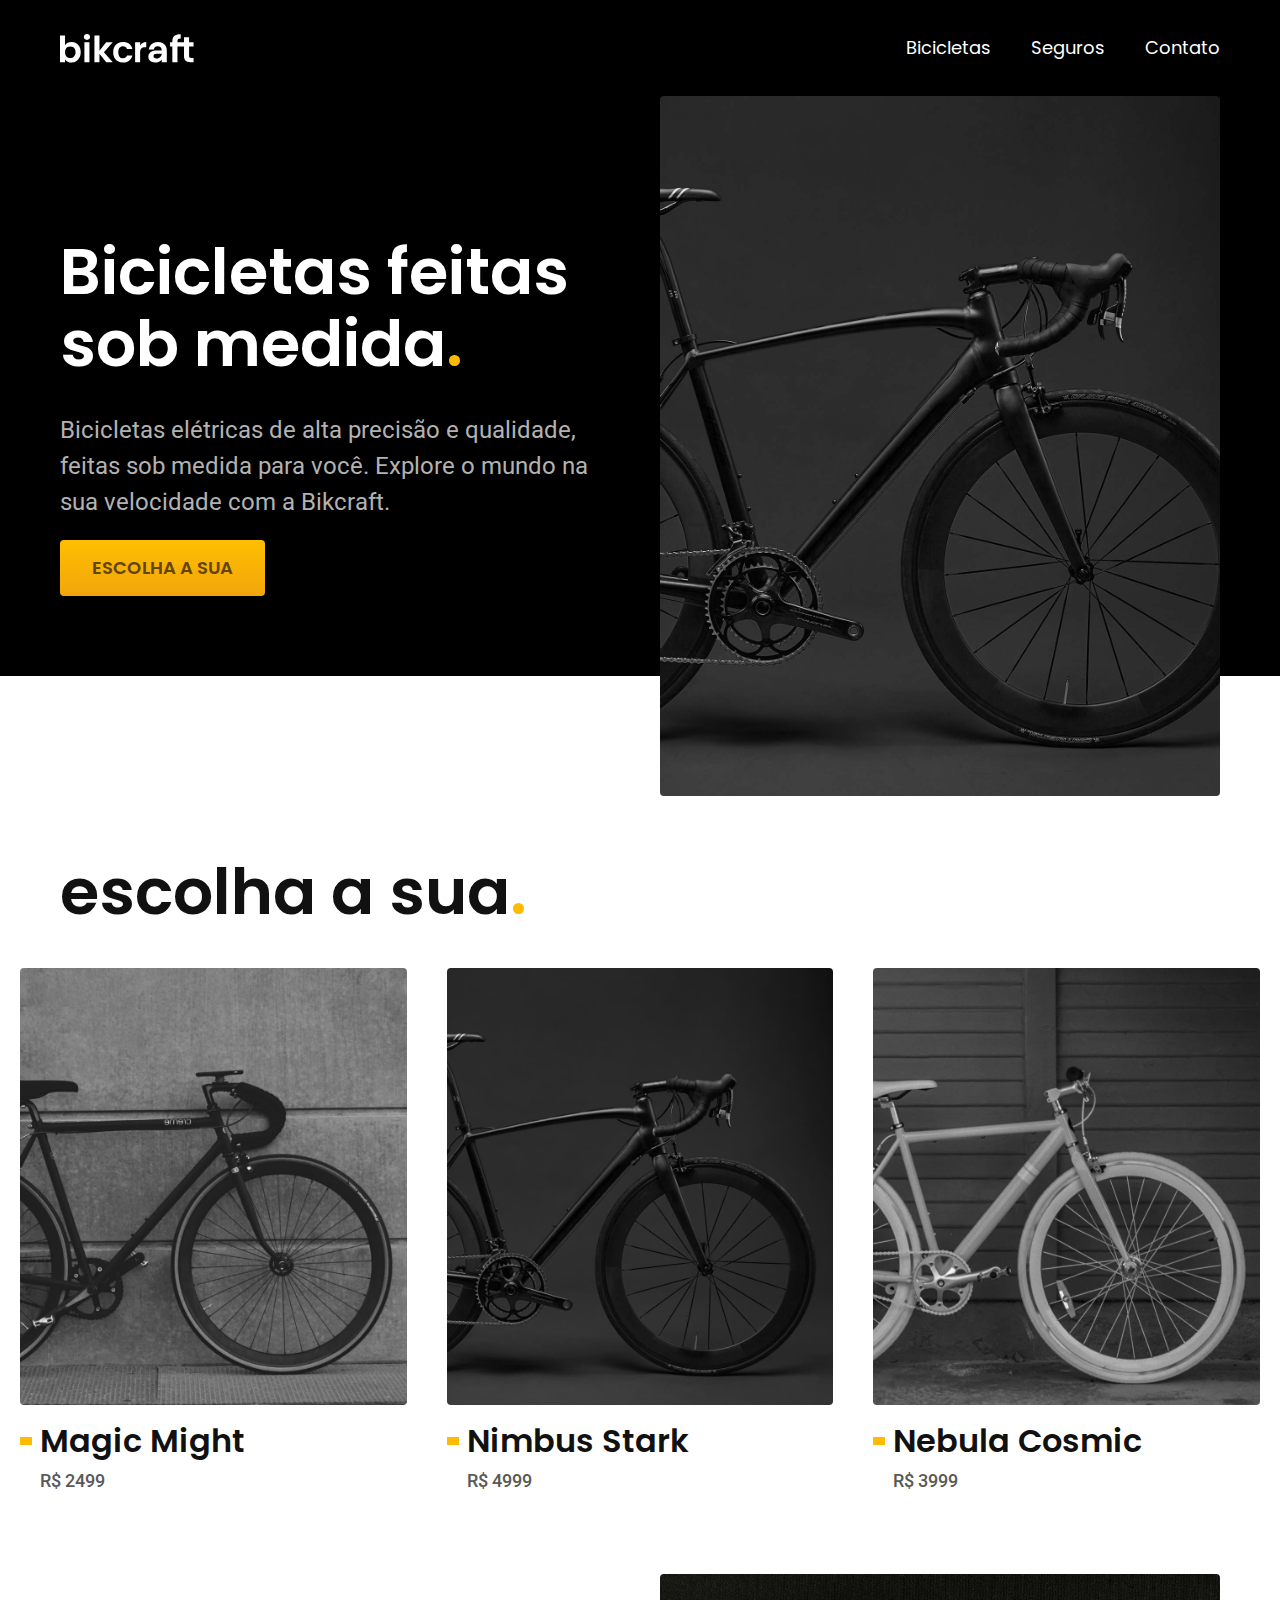
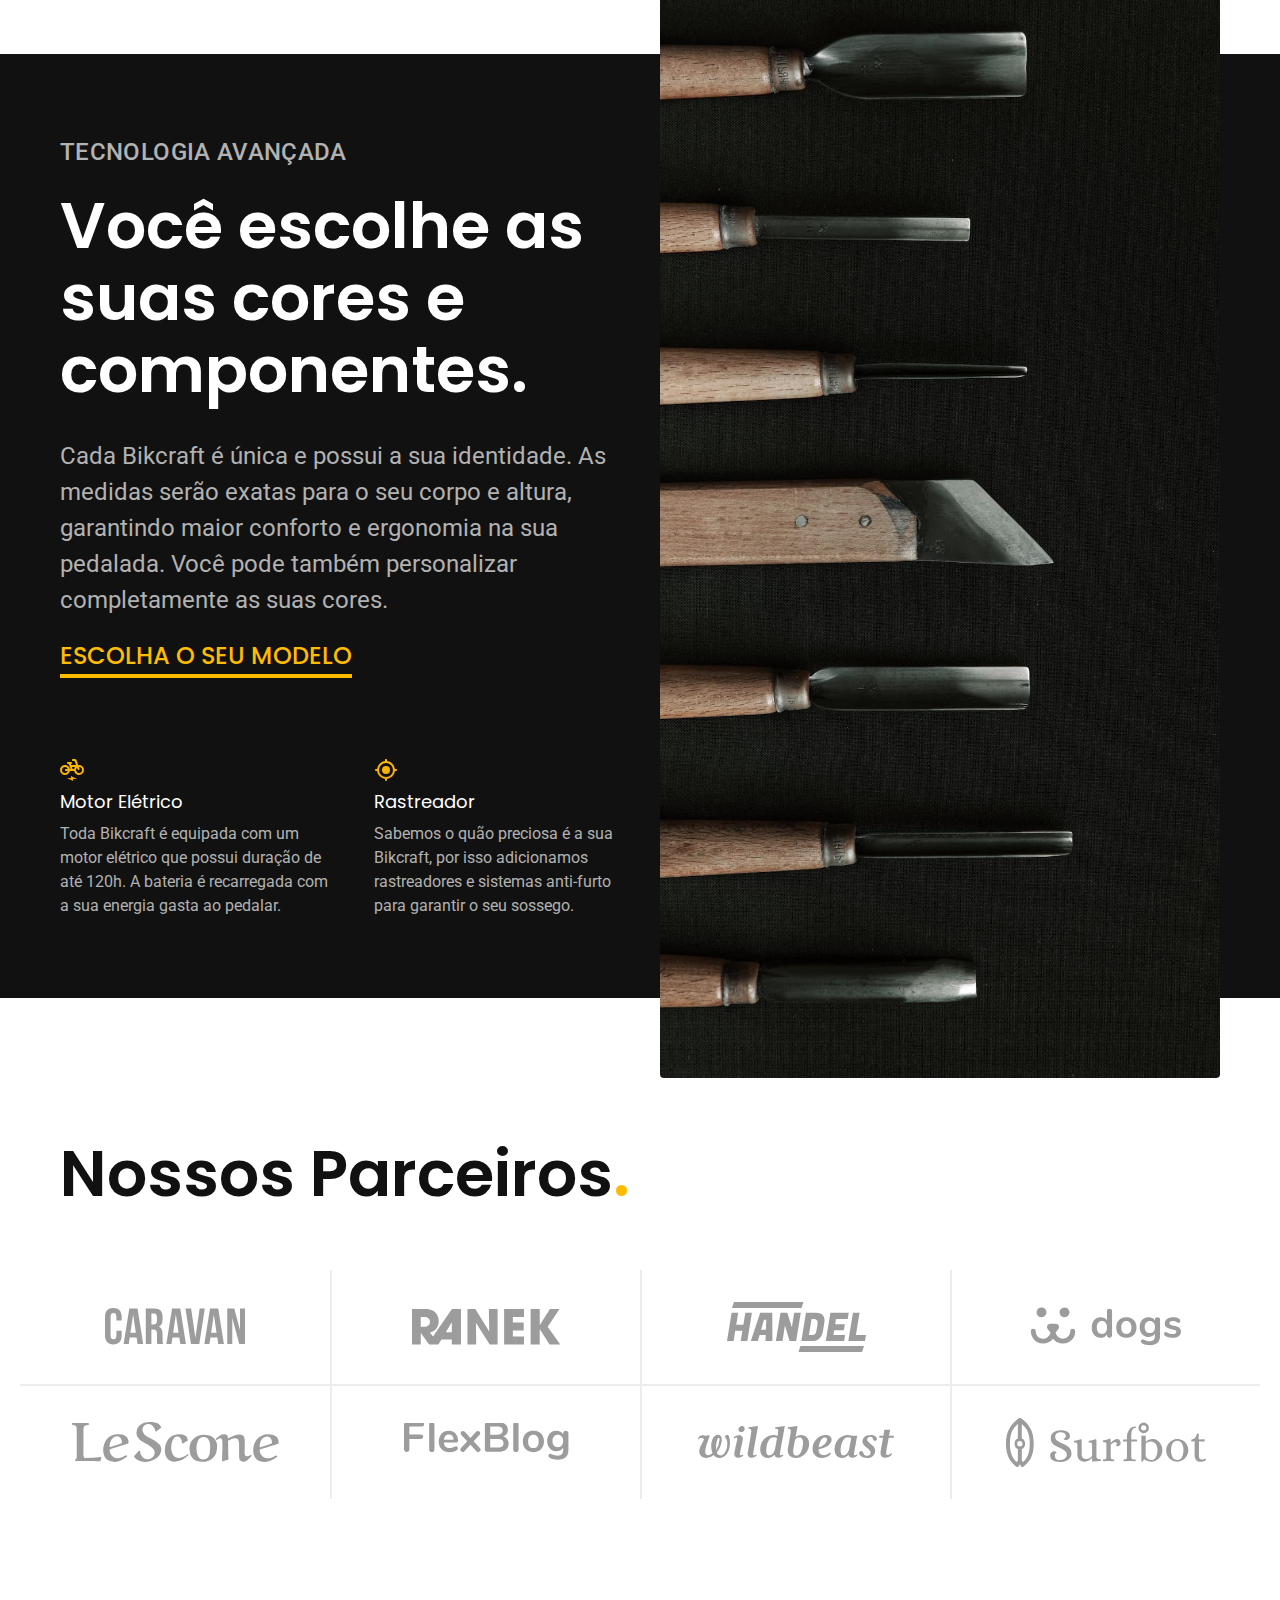
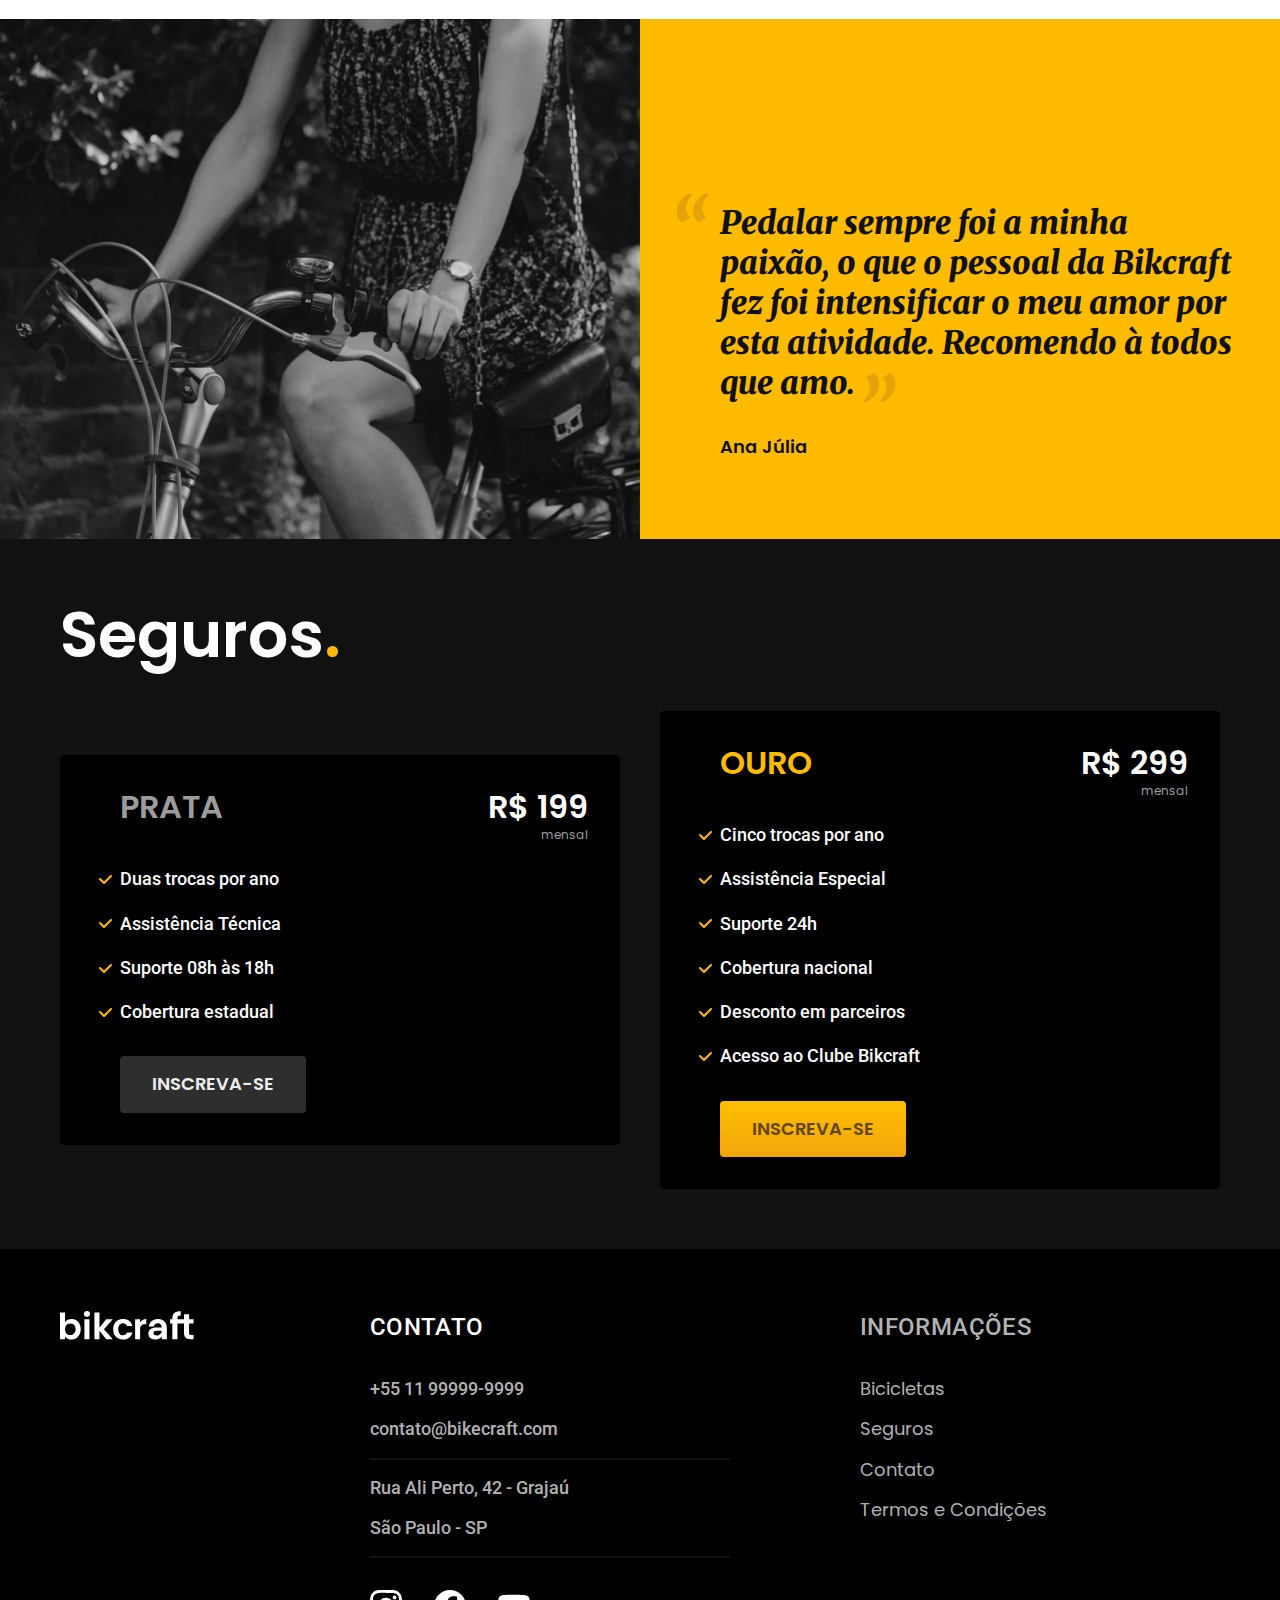
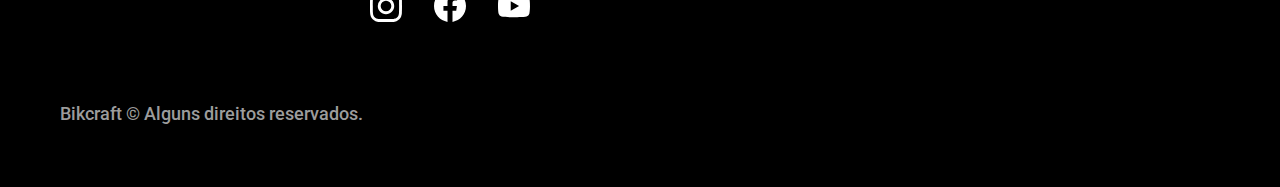
<file: index.html>
<!DOCTYPE html>
<html>
  <head>
    <meta charset="UTF-8" />
    <meta name="viewport" content="width=device-width, initial-scale=1.0" />

    <title>Bikcraft - Bcicletas Elétricas</title>
    <meta
      name="description"
      content="Bicicletas elétricas de alta precisão e qualidade, feitas sob medida para o cliente. Explore o mundo na sua velocidade com a Bikcraft"
    />

    <link rel="icon" href="./favicon.svg" type="image/svg+xml" />
    <link
      rel="preload"
      href="/style/style.min.css
  "
      as="style"
    />
    <link
      rel="stylesheet"
      href="/style/style.min.css
  "
    />

    <link rel="preconnect" href="https://fonts.googleapis.com" />
    <link rel="preconnect" href="https://fonts.gstatic.com" crossorigin />
    <link
      href="https://fonts.googleapis.com/css2?family=Merriweather:ital,wght@1,900&family=Poppins:ital,wght@0,600;1,400&family=Roboto:wght@400;500&display=swap"
      rel="stylesheet"
    />
    <script>
      document.documentElement.classList.add("js");
    </script>
  </head>

  <body>
    <header class="header-bg">
      <div class="header container">
        <a href="./"
          ><img src="/img/bikcraft.svg" width="136" height="32" alt="Bikcraft"
        /></a>
        <nav aria-label="primaria">
          <ul class="header-menu font-1-m cor-0">
            <li><a href="/bicicletas.html">Bicicletas</a></li>
            <li><a href="/seguros.html">Seguros</a></li>
            <li><a href="/contato.html">Contato</a></li>
          </ul>
        </nav>
      </div>
    </header>

    <main class="introducao-bg">
      <div class="introducao container">
        <div class="introducao-conteudo">
          <h1 class="font-1-xxl cor-0 fadeInDown" data-anime="200">
            Bicicletas feitas sob medida<span class="cor-p1">.</span>
          </h1>
          <p class="font-2-l cor-5 fadeInDown" data-anime="400">
            Bicicletas elétricas de alta precisão e qualidade, feitas sob medida
            para você. Explore o mundo na sua velocidade com a Bikcraft.
          </p>
          <a class="botao fadeInDown" data-anime="600" href="./bicicletas.html"
            >Escolha a sua</a
          >
        </div>
        <picture data-anime="800" class="introducao-imagem fadeInDown">
          <source
            media="(max-width:800px)"
            srcset="./img/bicicletas/nimbus.jpg"
          />
          <img
            src="./img/fotos/introducao.jpg"
            width="1280"
            height="1600"
            alt="Bicicleta elétrica preta"
          />
        </picture>
      </div>
    </main>

    <article class="bicicletas-lista">
      <h2 class="container font-1-xxl">
        escolha a sua<span class="cor-p1">.</span>
      </h2>

      <ul>
        <li>
          <a href="./bicicletas/magic.html">
            <img src="./img/bicicletas/magic-home.jpg" alt="Bicicleta Preta" />
            <h3 class="font-1-xl">Magic Might</h3>
            <span class="font-2-m cor-8">R$ 2499</span>
          </a>
        </li>
        <li>
          <a href="./bicicletas/nimbus.html">
            <img src="./img/bicicletas/nimbus-home.jpg" alt="Bicicleta Preta" />
            <h3 class="font-1-xl">Nimbus Stark</h3>
            <span class="font-2-m cor-8">R$ 4999</span>
          </a>
        </li>
        <li>
          <a href="./bicicletas/nebula.html">
            <img
              src="./img/bicicletas/nebula-home.jpg"
              alt="Bicicleta Branca"
            />
            <h3 class="font-1-xl">Nebula Cosmic</h3>
            <span class="font-2-m cor-8">R$ 3999</span>
          </a>
        </li>
      </ul>
    </article>

    <article class="tecnologia-bg">
      <div class="tecnologia container">
        <div class="tecnologia-conteudo">
          <span class="font-2-l-b cor-5">Tecnologia Avançada</span>
          <h2 class="font-1-xxl cor-0">
            Você escolhe as suas cores e componentes.
          </h2>
          <p class="font-2-l cor-5">
            Cada Bikcraft é única e possui a sua identidade. As medidas serão
            exatas para o seu corpo e altura, garantindo maior conforto e
            ergonomia na sua pedalada. Você pode também personalizar
            completamente as suas cores.
          </p>
          <a class="link" href="./bicicletas.html">Escolha o seu modelo</a>
          <div class="tecnologia-vantagens">
            <div>
              <img
                src="./img/icones/eletrica.svg"
                width="24"
                height="24"
                alt=""
              />

              <h3 class="font-1-m cor-0">Motor Elétrico</h3>
              <p class="font-2-s cor-5">
                Toda Bikcraft é equipada com um motor elétrico que possui
                duração de até 120h. A bateria é recarregada com a sua energia
                gasta ao pedalar.
              </p>
            </div>
            <div>
              <img
                src="./img/icones/rastreador.svg"
                width="24"
                height="24"
                alt=""
              />
              <h3 class="font-1-m cor-0">Rastreador</h3>
              <p class="font-2-s cor-5">
                Sabemos o quão preciosa é a sua Bikcraft, por isso adicionamos
                rastreadores e sistemas anti-furto para garantir o seu sossego.
              </p>
            </div>
          </div>
        </div>

        <div class="tecnologia-imagem">
          <img src="./img/fotos/tecnologia.jpg" alt="" />
        </div>
      </div>
    </article>

    <section class="parceiros" aria-label="Nossos Parceiros">
      <h2 class="container font-1-xxl">
        Nossos Parceiros<span class="cor-p1">.</span>
      </h2>
      <ul>
        <li><img src="./img/parceiros/caravan.svg" alt="caravan" /></li>
        <li><img src="./img/parceiros/ranek.svg" alt="ranek" /></li>
        <li><img src="./img/parceiros/handel.svg" alt="handel" /></li>
        <li><img src="./img/parceiros/dogs.svg" alt="dogs" /></li>
        <li><img src="./img/parceiros/lescone.svg" alt="lescone" /></li>
        <li><img src="./img/parceiros/flexblog.svg" alt="flexblog" /></li>
        <li><img src="./img/parceiros/wildbeast.svg" alt="wildbeast" /></li>
        <li><img src="./img/parceiros/surfbot.svg" alt="surfbot" /></li>
      </ul>
    </section>

    <section class="depoimento" aria-label="Depoimento">
      <div>
        <img
          src="./img/fotos/depoimento.jpg"
          alt="Pesssoa pedalada uma bicicleta bikcraft"
        />
      </div>
      <div class="depoimento-conteudo">
        <blockquote class="font-1-xl cor-p5">
          <p>
            Pedalar sempre foi a minha paixão, o que o pessoal da Bikcraft fez
            foi intensificar o meu amor por esta atividade. Recomendo à todos
            que amo.
          </p>
        </blockquote>
        <span class="font-1-m-b cor-p4">Ana Júlia</span>
      </div>
    </section>

    <article class="seguros-bg">
      <div class="seguros container">
        <h2 class="font-1-xxl cor-0">Seguros<span class="cor-p1">.</span></h2>

        <div class="seguros-item">
          <h3 class="font-1-xl cor-6">PRATA</h3>
          <span class="font-1-xl cor-0"
            >R$ 199 <span class="font-1-xs cor-6">mensal</span></span
          >
          <ul class="font-2-m cor-0">
            <li>Duas trocas por ano</li>
            <li>Assistência Técnica</li>
            <li>Suporte 08h às 18h</li>
            <li>Cobertura estadual</li>
          </ul>
          <a class="botao secundario" href="./orcamento.html">Inscreva-se</a>
        </div>

        <div class="seguros-item">
          <h3 class="font-1-xl cor-p1">OURO</h3>
          <span class="font-1-xl cor-0"
            >R$ 299 <span class="font-1-xs cor-6">mensal</span></span
          >
          <ul class="font-2-m cor-0">
            <li>Cinco trocas por ano</li>
            <li>Assistência Especial</li>
            <li>Suporte 24h</li>
            <li>Cobertura nacional</li>
            <li>Desconto em parceiros</li>
            <li>Acesso ao Clube Bikcraft</li>
          </ul>
          <a class="botao" href="./orcamento.html">Inscreva-se</a>
        </div>
      </div>
    </article>

    <footer class="footer-bg">
      <div class="footer container">
        <img src="./img/bikcraft.svg" alt="Bikcraft" />
        <div class="footer-contato">
          <h3 class="font-2-l-b cor-0">Contato</h3>
          <ul class="font-2-m cor-5">
            <li><a href="tel:+5511999999999">+55 11 99999-9999</a></li>
            <li>
              <a href="mailto:contato@bikecraft.com">contato@bikecraft.com</a>
            </li>
            <li>Rua Ali Perto, 42 - Grajaú</li>
            <li>São Paulo - SP</li>
          </ul>
          <div class="footer-redes">
            <a href="./">
              <img src="./img/redes/instagram.svg" alt="Instagram" />
            </a>
            <a href="./">
              <img src="./img/redes/facebook.svg" alt="Facebook" />
            </a>
            <a href="./">
              <img src="./img/redes/youtube.svg" alt="Youtube" />
            </a>
          </div>
        </div>
        <div class="footer-informacoes">
          <h3 class="font-2-l-b cor-5">Informações</h3>
          <nav>
            <ul class="font-1-m cor-5">
              <li><a href="/bicicletas.html">Bicicletas</a></li>
              <li><a href="/seguros.html">Seguros</a></li>
              <li><a href="/contato.html">Contato</a></li>
              <li><a href="/termos.html">Termos e Condições</a></li>
            </ul>
          </nav>
        </div>
        <p class="footer-copy font-2-m cor-6">
          Bikcraft © Alguns direitos reservados.
        </p>
      </div>
    </footer>
    <script src="./js/plugins/simple-anime.js"></script>
    <script src="./js/script.js"></script>
  </body>
</html>
</file>
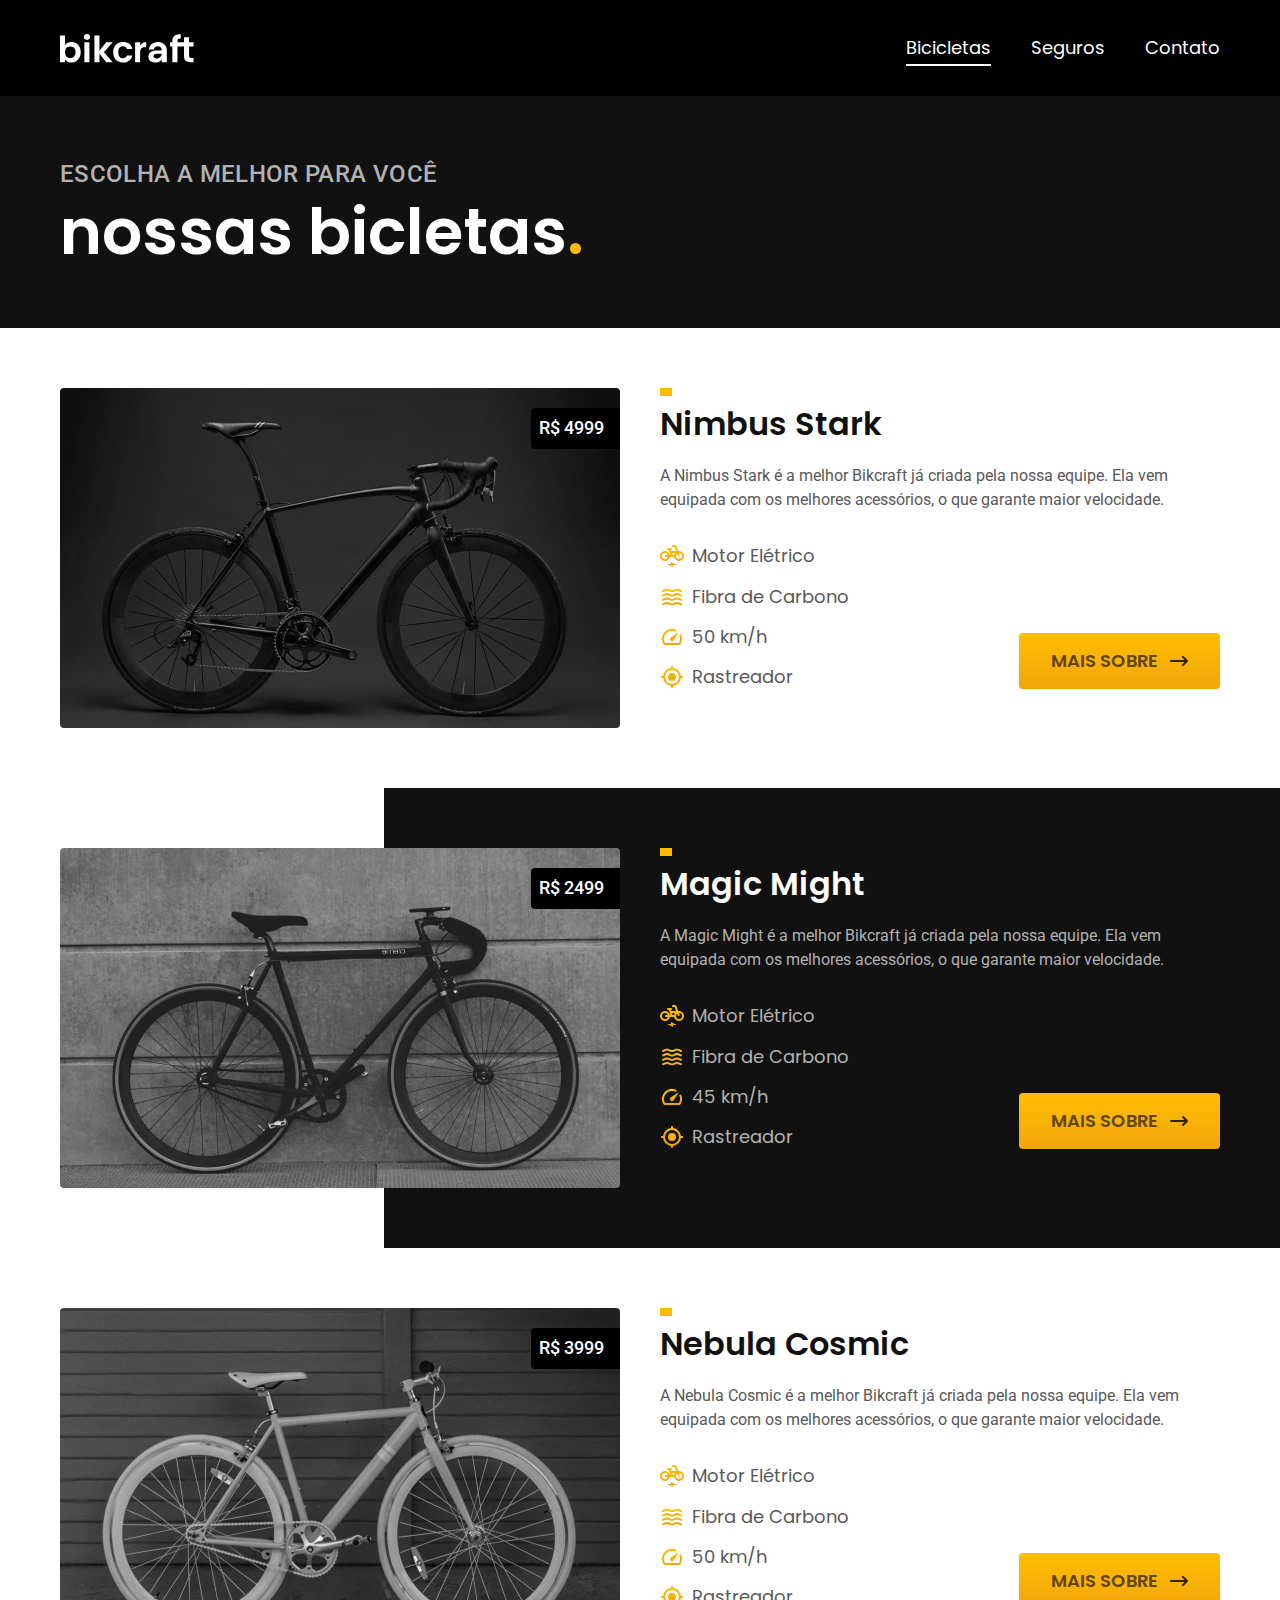
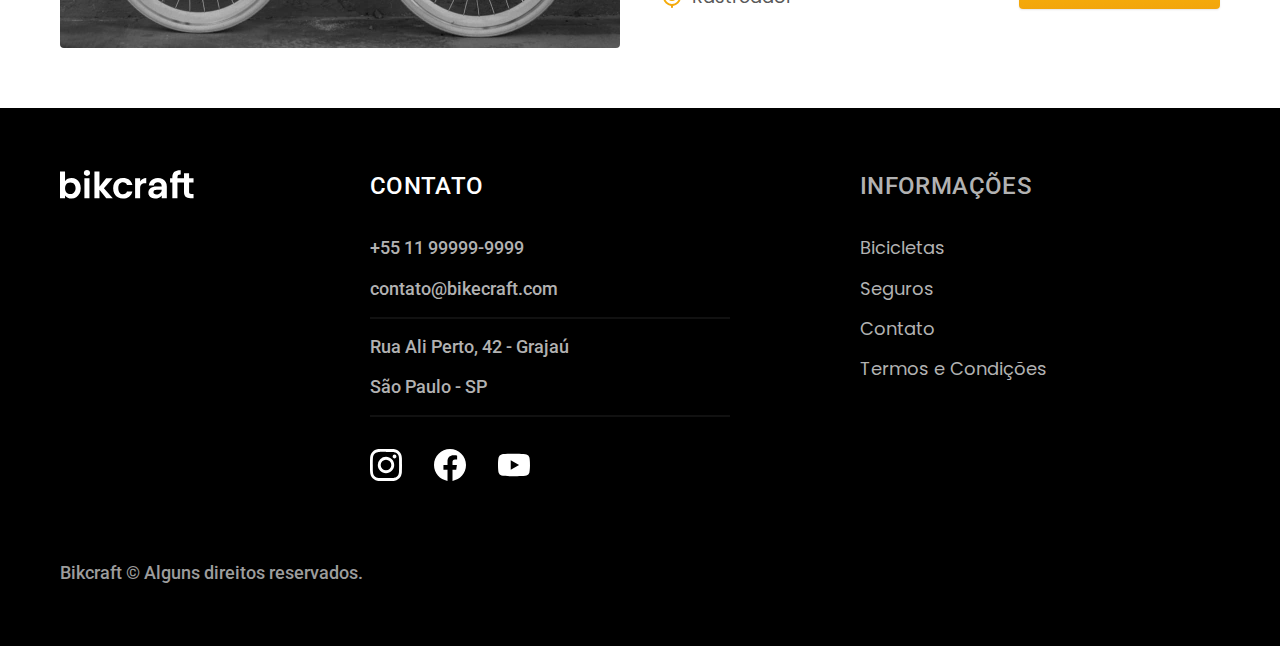
<file: bicicletas.html>
<!DOCTYPE html>
<html>
  <head>
    <meta charset="UTF-8" />
    <meta name="viewport" content="width=device-width, initial-scale=1.0" />

    <title>Bicicletas | Bikcraft</title>
    <meta name="description" content="Bicicletas" />

    <link rel="icon" href="./favicon.svg" type="image/svg+xml" />
    <link
      rel="preload"
      href="/style/style.min.css
  "
      as="style"
    />
    <link
      rel="stylesheet"
      href="/style/style.min.css
  "
    />
    <link rel="preconnect" href="https://fonts.googleapis.com" />
    <link rel="preconnect" href="https://fonts.gstatic.com" crossorigin />
    <link
      href="https://fonts.googleapis.com/css2?family=Merriweather:ital,wght@1,900&family=Poppins:ital,wght@0,600;1,400&family=Roboto:wght@400;500&display=swap"
      rel="stylesheet"
    />
    <script>
      document.documentElement.classList.add("js");
    </script>
  </head>

  <body id="bicicletas">
    <header class="header-bg">
      <div class="header container">
        <a href="./"><img src="/img/bikcraft.svg" alt="Bikcraft" /></a>
        <nav aria-label="primaria">
          <ul class="header-menu font-1-m cor-0">
            <li><a href="/bicicletas.html">Bicicletas</a></li>
            <li><a href="/seguros.html">Seguros</a></li>
            <li><a href="/contato.html">Contato</a></li>
          </ul>
        </nav>
      </div>
    </header>

    <main>
      <div class="titulo-bg">
        <div class="titulo container">
          <p class="font-2-l-b cor-5">escolha a melhor para você</p>
          <h1 class="font-1-xxl cor-0">
            nossas bicletas<span class="cor-p1">.</span>
          </h1>
        </div>
      </div>

      <div class="bicicletas container">
        <div class="bicicletas-imagem">
          <img src="./img/bicicletas/nimbus.jpg" alt="Bicicleta Preta" />
          <span class="font-2-m cor-0">R$ 4999</span>
        </div>
        <div class="bicicletas-conteudo">
          <h2 class="font-1-xl">Nimbus Stark</h2>
          <p class="font-2-s cor-8">
            A Nimbus Stark é a melhor Bikcraft já criada pela nossa equipe. Ela
            vem equipada com os melhores acessórios, o que garante maior
            velocidade.
          </p>
          <ul class="font-1-m cor-8">
            <li>
              <img src="./img/icones/eletrica.svg" alt="" />Motor Elétrico
            </li>
            <li>
              <img src="./img/icones/carbono.svg" alt="" />Fibra de Carbono
            </li>
            <li><img src="./img/icones/velocidade.svg" alt="" />50 km/h</li>
            <li><img src="./img/icones/rastreador.svg" alt="" />Rastreador</li>
          </ul>
          <a class="botao seta" href="./bicicletas/nimbus.html">Mais Sobre</a>
        </div>
      </div>

      <div class="bicicletas-bg">
        <div class="bicicletas container">
          <div class="bicicletas-imagem">
            <img src="./img/bicicletas/magic.jpg" alt="Bicicleta Preta" />
            <span class="font-2-m cor-0">R$ 2499</span>
          </div>
          <div class="bicicletas-conteudo">
            <h2 class="font-1-xl cor-0">Magic Might</h2>
            <p class="font-2-s cor-5">
              A Magic Might é a melhor Bikcraft já criada pela nossa equipe. Ela
              vem equipada com os melhores acessórios, o que garante maior
              velocidade.
            </p>
            <ul class="font-1-m cor-5">
              <li>
                <img src="./img/icones/eletrica.svg" alt="" />Motor Elétrico
              </li>
              <li>
                <img src="./img/icones/carbono.svg" alt="" />Fibra de Carbono
              </li>
              <li><img src="./img/icones/velocidade.svg" alt="" />45 km/h</li>
              <li>
                <img src="./img/icones/rastreador.svg" alt="" />Rastreador
              </li>
            </ul>
            <a class="botao seta" href="./bicicletas/magic.html">Mais Sobre</a>
          </div>
        </div>
      </div>

      <div class="bicicletas container">
        <div class="bicicletas-imagem">
          <img src="./img/bicicletas/nebula.jpg" alt="Bicicleta Preta" />
          <span class="font-2-m cor-0">R$ 3999</span>
        </div>
        <div class="bicicletas-conteudo">
          <h2 class="font-1-xl">Nebula Cosmic</h2>
          <p class="font-2-s cor-8">
            A Nebula Cosmic é a melhor Bikcraft já criada pela nossa equipe. Ela
            vem equipada com os melhores acessórios, o que garante maior
            velocidade.
          </p>
          <ul class="font-1-m cor-8">
            <li>
              <img src="./img/icones/eletrica.svg" alt="" />Motor Elétrico
            </li>
            <li>
              <img src="./img/icones/carbono.svg" alt="" />Fibra de Carbono
            </li>
            <li><img src="./img/icones/velocidade.svg" alt="" />50 km/h</li>
            <li><img src="./img/icones/rastreador.svg" alt="" />Rastreador</li>
          </ul>
          <a class="botao seta" href="./bicicletas/nebula.html">Mais Sobre</a>
        </div>
      </div>
    </main>

    <footer class="footer-bg">
      <div class="footer container">
        <img src="./img/bikcraft.svg" alt="Bikcraft" />
        <div class="footer-contato">
          <h3 class="font-2-l-b cor-0">Contato</h3>
          <ul class="font-2-m cor-5">
            <li><a href="tel:+5511999999999">+55 11 99999-9999</a></li>
            <li>
              <a href="mailto:contato@bikecraft.com">contato@bikecraft.com</a>
            </li>
            <li>Rua Ali Perto, 42 - Grajaú</li>
            <li>São Paulo - SP</li>
          </ul>
          <div class="footer-redes">
            <a href="./">
              <img src="./img/redes/instagram.svg" alt="Instagram" />
            </a>
            <a href="./">
              <img src="./img/redes/facebook.svg" alt="Facebook" />
            </a>
            <a href="./">
              <img src="./img/redes/youtube.svg" alt="Youtube" />
            </a>
          </div>
        </div>
        <div class="footer-informacoes">
          <h3 class="font-2-l-b cor-5">Informações</h3>
          <nav>
            <ul class="font-1-m cor-5">
              <li><a href="/bicicletas.html">Bicicletas</a></li>
              <li><a href="/seguros.html">Seguros</a></li>
              <li><a href="/contato.html">Contato</a></li>
              <li><a href="/termos.html">Termos e Condições</a></li>
            </ul>
          </nav>
        </div>
        <p class="footer-copy font-2-m cor-6">
          Bikcraft © Alguns direitos reservados.
        </p>
      </div>
    </footer>
    <script src="./js/script.js"></script>
  </body>
</html>
</file>
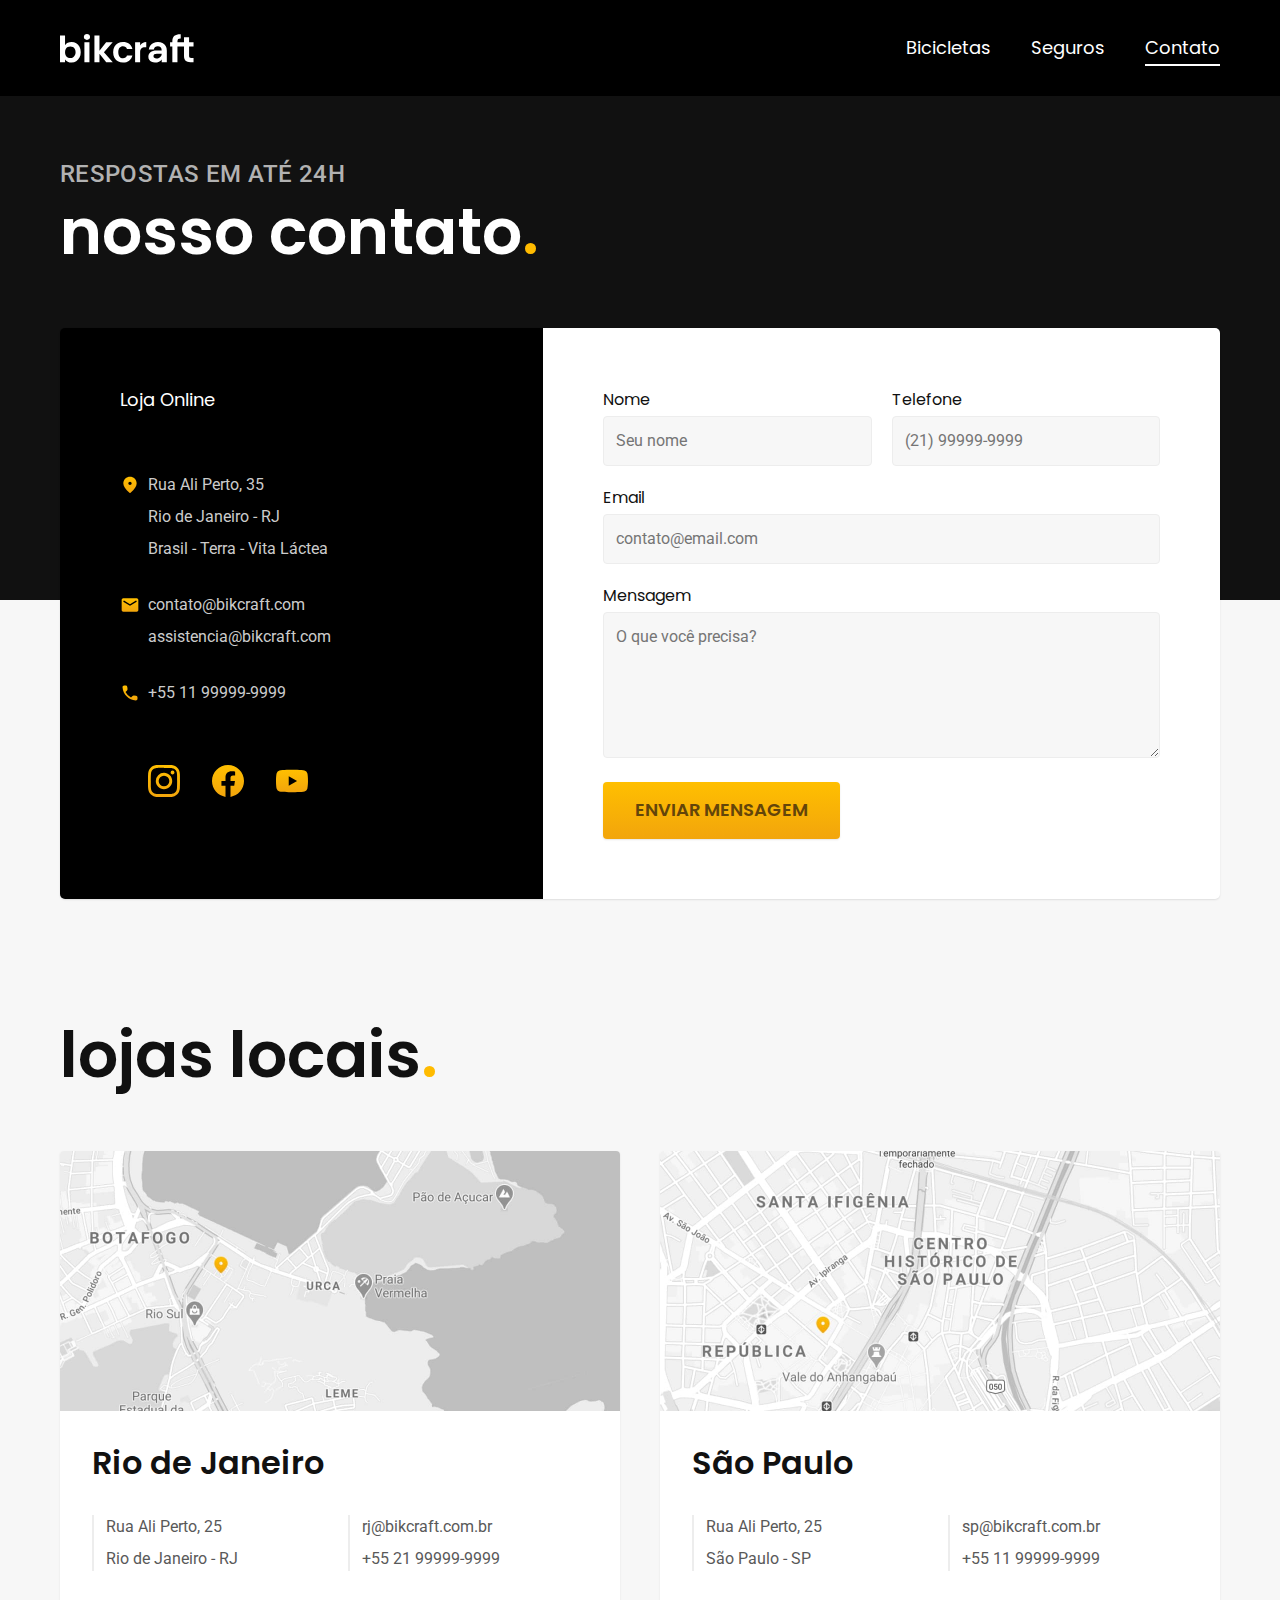
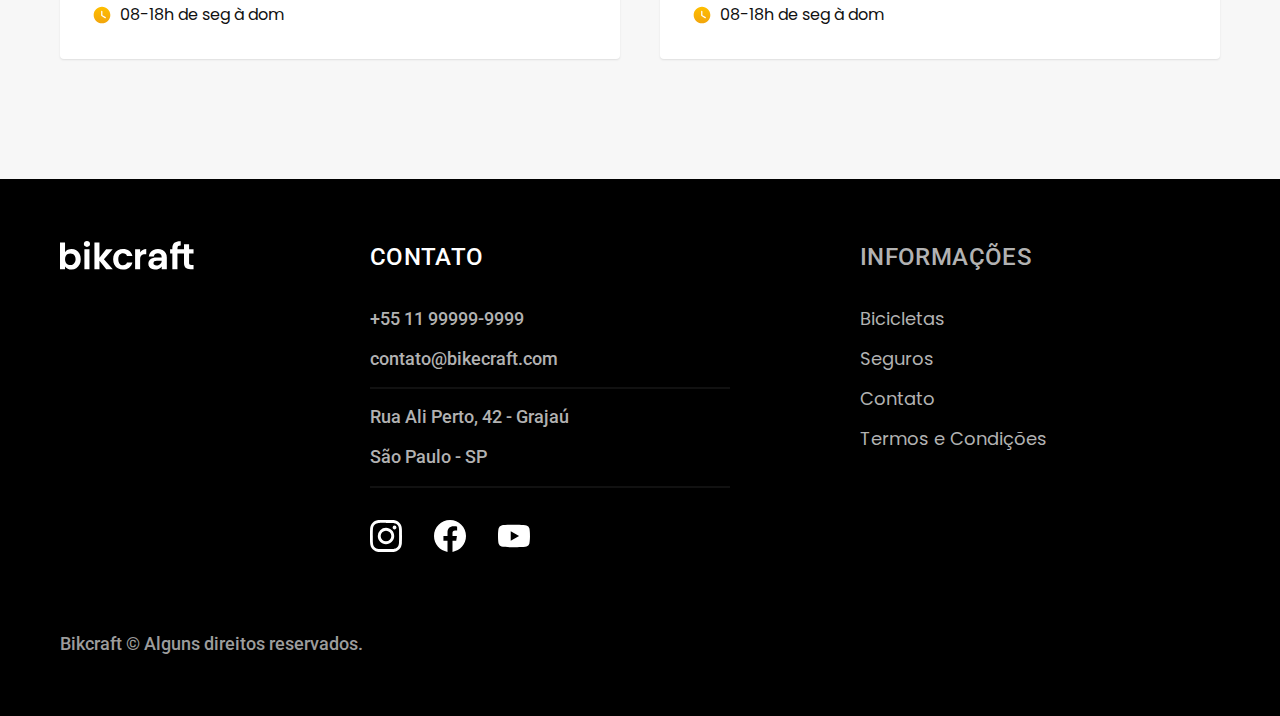
<file: contato.html>
<!DOCTYPE html>
<html>
  <head>
    <meta charset="UTF-8" />
    <meta name="viewport" content="width=device-width, initial-scale=1.0" />

    <title>Contato | Bikcraft</title>
    <meta name="description" content="Termos e Condições." />

    <link rel="icon" href="./favicon.svg" type="image/svg+xml" />
    <link
      rel="preload"
      href="/style/style.min.css
  "
      as="style"
    />
    <link
      rel="stylesheet"
      href="/style/style.min.css
  "
    />
    <link rel="preconnect" href="https://fonts.googleapis.com" />
    <link rel="preconnect" href="https://fonts.gstatic.com" crossorigin />
    <link
      href="https://fonts.googleapis.com/css2?family=Merriweather:ital,wght@1,900&family=Poppins:ital,wght@0,600;1,400&family=Roboto:wght@400;500&display=swap"
      rel="stylesheet"
    />
    <script>
      document.documentElement.classList.add("js");
    </script>
  </head>

  <body id="contatos">
    <header class="header-bg">
      <div class="header container">
        <a href="./"><img src="/img/bikcraft.svg" alt="Bikcraft" /></a>
        <nav aria-label="primaria">
          <ul class="header-menu font-1-m cor-0">
            <li><a href="/bicicletas.html">Bicicletas</a></li>
            <li><a href="/seguros.html">Seguros</a></li>
            <li><a href="/contato.html">Contato</a></li>
          </ul>
        </nav>
      </div>
    </header>

    <main>
      <div class="titulo-bg">
        <div class="titulo container">
          <p class="font-2-l-b cor-5">Respostas em até 24h</p>
          <h1 class="font-1-xxl cor-0">
            nosso contato<span class="cor-p1">.</span>
          </h1>
        </div>
      </div>

      <div class="contato container">
        <section class="contato-dados" aria-label="Endereço">
          <h2 class="font-1-m cor-0">Loja Online</h2>
          <div class="contato-endereco font-2-s cor-4">
            <p>Rua Ali Perto, 35</p>
            <p>Rio de Janeiro - RJ</p>
            <p>Brasil - Terra - Vita Láctea</p>
          </div>
          <address class="contato-meios font-2-s cor-4">
            <a href="mailto:contato@bikcraft.com">contato@bikcraft.com</a>
            <a href="mailto:assistencia@bikcraft.com"
              >assistencia@bikcraft.com</a
            >
            <a href="tel:+5511999999999">+55 11 99999-9999</a>
          </address>
          <div class="contato-redes">
            <a href="./">
              <img src="./img/redes/instagram-p.svg" alt="Instagram" />
            </a>
            <a href="./">
              <img src="./img/redes/facebook-p.svg" alt="Facebook" />
            </a>
            <a href="./">
              <img src="./img/redes/youtube-p.svg" alt="Youtube" />
            </a>
          </div>
        </section>
        <section class="contato-formulario" aria-label="Formulário">
          <form class="form" action="./contato.html">
            <div>
              <label for="nome">Nome</label>
              <input type="text" name="nome" id="nome" placeholder="Seu nome" />
            </div>
            <div>
              <label for="telefone">Telefone</label>
              <input
                type="text"
                name="telefone"
                id="telefone"
                placeholder="(21) 99999-9999"
              />
            </div>
            <div class="col-2">
              <label for="email">Email</label>
              <input
                type="email"
                name="email"
                id="email"
                placeholder="contato@email.com"
              />
            </div>
            <div class="col-2">
              <label for="mensagem">Mensagem</label>
              <textarea
                rows="5"
                name="mensagem"
                id="mensagem"
                placeholder="O que você precisa?"
              ></textarea>
            </div>
            <button class="botao col-2">Enviar Mensagem</button>
          </form>
        </section>
      </div>
    </main>

    <article class="lojas container">
      <h2 class="font-1-xxl">lojas locais<span class="cor-p1">.</span></h2>
      <div class="lojas-item">
        <img
          src="./img/lojas/rj.jpg"
          alt="mapa marcando o enrereço em Rua Ali Perto, 25 - Rio de Janeiro - RJ"
        />
        <div class="lojas-conteudo">
          <h3 class="font-1-xl">Rio de Janeiro</h3>

          <div class="lojas-dados font-2-s cor-8">
            <p>Rua Ali Perto, 25</p>
            <p>Rio de Janeiro - RJ</p>
          </div>
          <div class="lojas-dados font-2-s cor-8">
            <a href="mailto:rj@bikcraft.com.br">rj@bikcraft.com.br</a>
            <a href="tel:+5521999999999">+55 21 99999-9999</a>
          </div>
          <p class="lojas-tempo font-1-s">
            <img src="./img/icones/horario.svg" alt="" />08-18h de seg à dom
          </p>
        </div>
      </div>

      <div class="lojas-item">
        <img
          src="./img/lojas/sp.jpg"
          alt="mapa marcando o enrereço em Rua Ali Perto, 25 - São Paul0 - SP"
        />
        <div class="lojas-conteudo">
          <h3 class="font-1-xl">São Paulo</h3>
          <div class="lojas-dados font-2-s cor-8">
            <p>Rua Ali Perto, 25</p>
            <p>São Paulo - SP</p>
          </div>
          <div class="lojas-dados font-2-s cor-8">
            <a href="mailto:sp@bikcraft.com.br">sp@bikcraft.com.br</a>
            <a href="tel:+5511999999999">+55 11 99999-9999</a>
          </div>
          <p class="lojas-tempo font-1-s">
            <img src="./img/icones/horario.svg" alt="" />08-18h de seg à dom
          </p>
        </div>
      </div>
    </article>

    <footer class="footer-bg">
      <div class="footer container">
        <img src="./img/bikcraft.svg" alt="Bikcraft" />
        <div class="footer-contato">
          <h3 class="font-2-l-b cor-0">Contato</h3>
          <ul class="font-2-m cor-5">
            <li><a href="tel:+5511999999999">+55 11 99999-9999</a></li>
            <li>
              <a href="mailto:contato@bikecraft.com">contato@bikecraft.com</a>
            </li>
            <li>Rua Ali Perto, 42 - Grajaú</li>
            <li>São Paulo - SP</li>
          </ul>
          <div class="footer-redes">
            <a href="./">
              <img src="./img/redes/instagram.svg" alt="Instagram" />
            </a>
            <a href="./">
              <img src="./img/redes/facebook.svg" alt="Facebook" />
            </a>
            <a href="./">
              <img src="./img/redes/youtube.svg" alt="Youtube" />
            </a>
          </div>
        </div>
        <div class="footer-informacoes">
          <h3 class="font-2-l-b cor-5">Informações</h3>
          <nav>
            <ul class="font-1-m cor-5">
              <li><a href="/bicicletas.html">Bicicletas</a></li>
              <li><a href="/seguros.html">Seguros</a></li>
              <li><a href="/contato.html">Contato</a></li>
              <li><a href="/termos.html">Termos e Condições</a></li>
            </ul>
          </nav>
        </div>
        <p class="footer-copy font-2-m cor-6">
          Bikcraft © Alguns direitos reservados.
        </p>
      </div>
    </footer>
    <script src="./js/script.js"></script>
  </body>
</html>
</file>
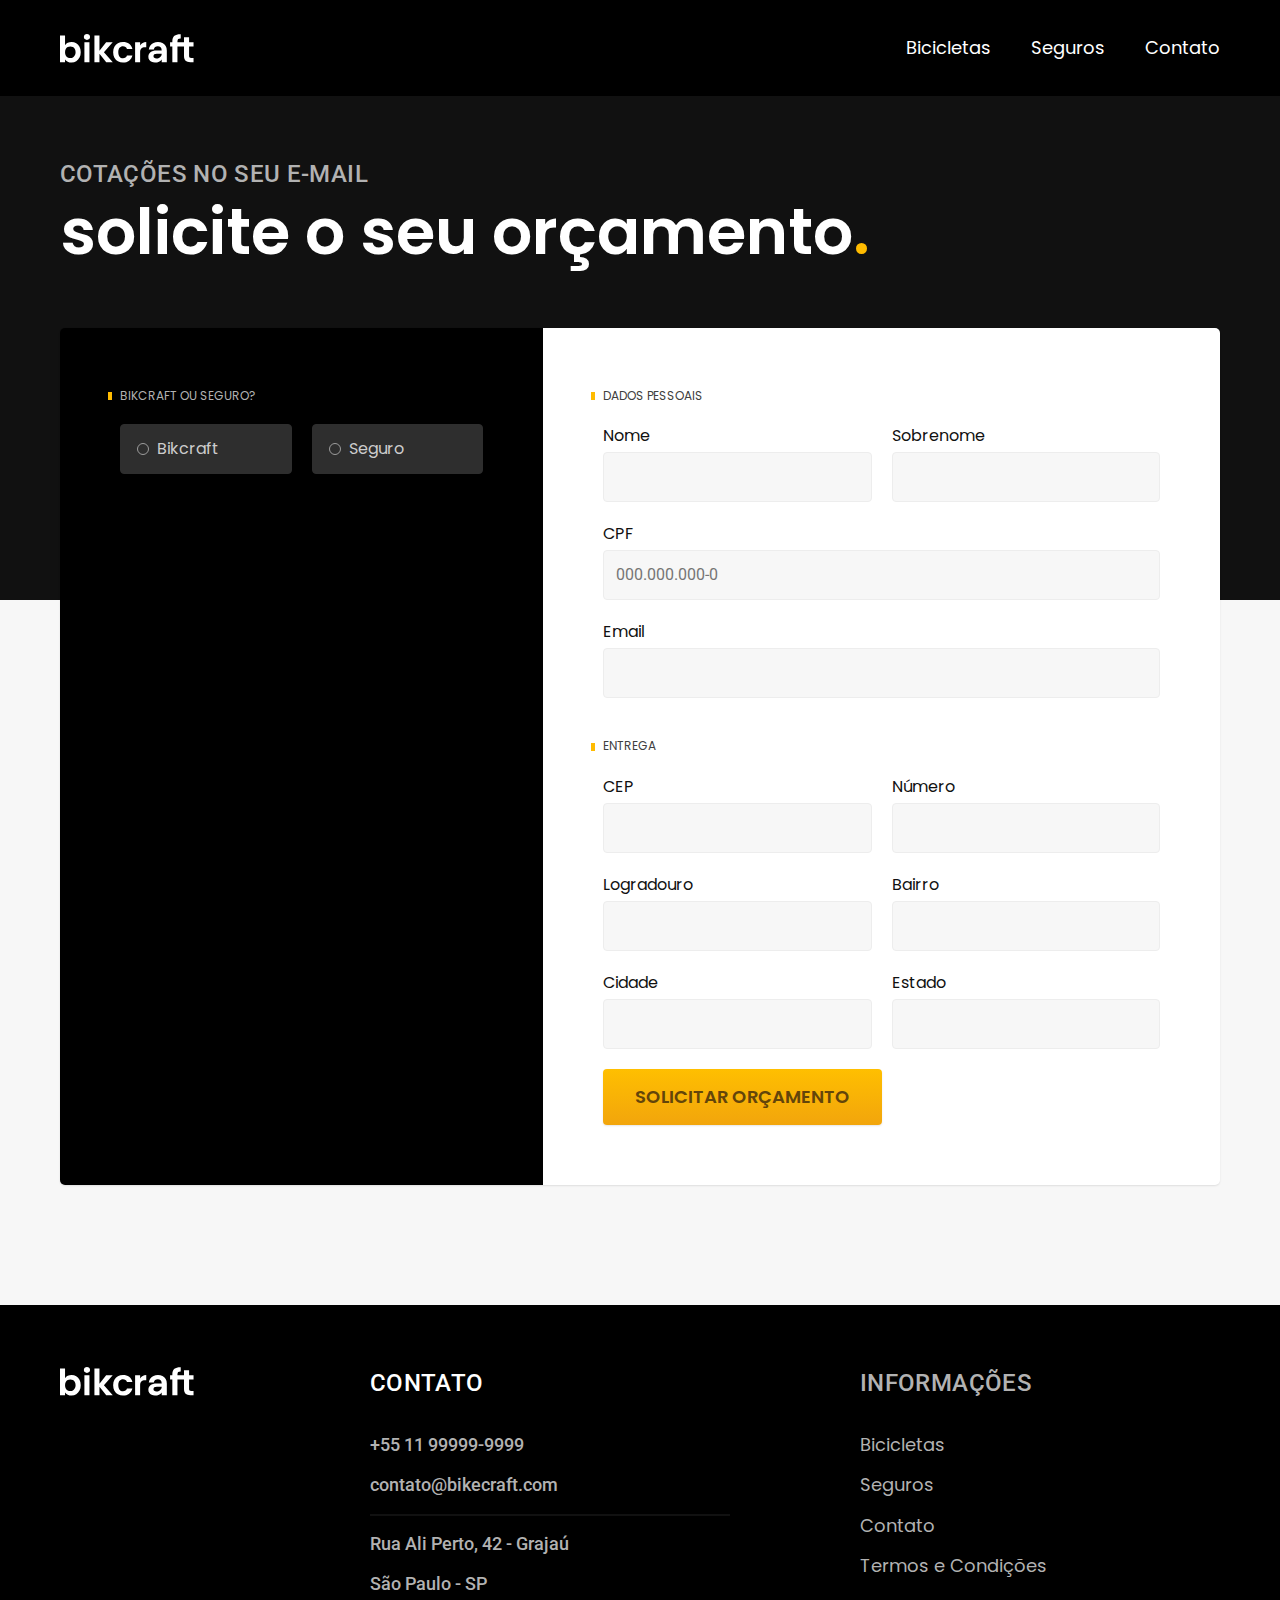
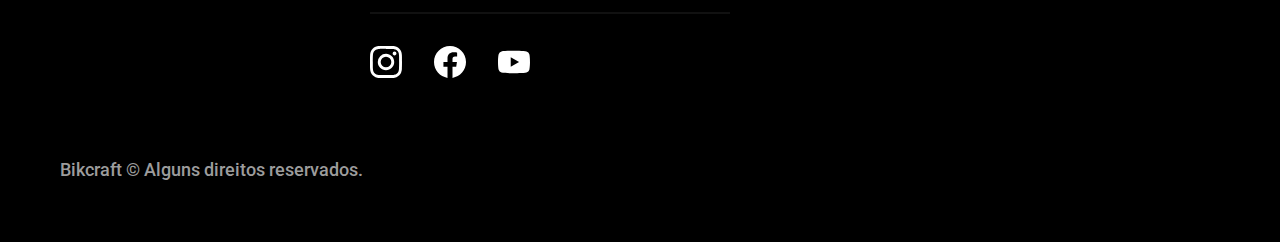
<file: orcamento.html>
<!DOCTYPE html>
<html>
  <head>
    <meta charset="UTF-8" />
    <meta name="viewport" content="width=device-width, initial-scale=1.0" />

    <title>Orçamento | Bikcraft</title>
    <meta name="description" content="Orçamento" />

    <link rel="icon" href="./favicon.svg" type="image/svg+xml" />
    <link
      rel="preload"
      href="/style/style.min.css
  "
      as="style"
    />
    <link
      rel="stylesheet"
      href="/style/style.min.css
  "
    />
    <link rel="preconnect" href="https://fonts.googleapis.com" />
    <link rel="preconnect" href="https://fonts.gstatic.com" crossorigin />
    <link
      href="https://fonts.googleapis.com/css2?family=Merriweather:ital,wght@1,900&family=Poppins:ital,wght@0,600;1,400&family=Roboto:wght@400;500&display=swap"
      rel="stylesheet"
    />
    <script>
      document.documentElement.classList.add("js");
    </script>
  </head>

  <body id="orcamento">
    <header class="header-bg">
      <div class="header container">
        <a href="./"><img src="/img/bikcraft.svg" alt="Bikcraft" /></a>
        <nav aria-label="primaria">
          <ul class="header-menu font-1-m cor-0">
            <li><a href="/bicicletas.html">Bicicletas</a></li>
            <li><a href="/seguros.html">Seguros</a></li>
            <li><a href="/contato.html">Contato</a></li>
          </ul>
        </nav>
      </div>
    </header>

    <main>
      <div class="titulo-bg">
        <div class="titulo container">
          <p class="font-2-l-b cor-5">Cotações no seu e-mail</p>
          <h1 class="font-1-xxl cor-0">
            solicite o seu orçamento<span class="cor-p1">.</span>
          </h1>
        </div>
      </div>

      <form class="orcamento container" action="./">
        <div class="orcamento-produto">
          <h2 class="font-1-xs cor-5">Bikcraft ou Seguro?</h2>

          <input type="radio" name="tipo" id="bikcraft" value="bikcraft" />
          <label for="bikcraft">Bikcraft</label>

          <input type="radio" name="tipo" id="seguro" value="seguro" />
          <label for="seguro">Seguro</label>

          <div class="orcamento-conteudo" id="orcamento-bikcraft">
            <h2 class="font-1-xs cor-5">Escolha a sua</h2>

            <input type="radio" name="produto" id="nimbus" value="nimbus" />
            <label for="nimbus">Nimbus Stark <span>R$ 4999</span></label>
            <div class="orcamento-detalhes">
              <ul class="font-1-xs cor-8">
                <li>
                  <img src="./img/icones/eletrica.svg" alt="" />Motor Elétrico
                </li>
                <li>
                  <img src="./img/icones/carbono.svg" alt="" />Fibra de Carbono
                </li>
                <li><img src="./img/icones/velocidade.svg" alt="" />50 km/h</li>
                <li>
                  <img src="./img/icones/rastreador.svg" alt="" />Rastreador
                </li>
              </ul>
              <img src="./img/bicicletas/nimbus.jpg" alt="Bicicleta Preta" />
            </div>

            <input type="radio" name="produto" id="magic" value="magic" />
            <label for="magic">Magic Might <span>R$ 2499</span></label>
            <div class="orcamento-detalhes">
              <ul class="font-1-xs cor-8">
                <li>
                  <img src="./img/icones/eletrica.svg" alt="" />Motor Elétrico
                </li>
                <li>
                  <img src="./img/icones/carbono.svg" alt="" />Fibra de Carbono
                </li>
                <li><img src="./img/icones/velocidade.svg" alt="" />40 km/h</li>
                <li>
                  <img src="./img/icones/rastreador.svg" alt="" />Rastreador
                </li>
              </ul>
              <img src="./img/bicicletas/magic.jpg" alt="Bicicleta Preta" />
            </div>

            <input type="radio" name="produto" id="nebula" value="nebula" />
            <label for="nebula">Nebula Cosmic <span>R$ 3999</span></label>
            <div class="orcamento-detalhes">
              <ul class="font-1-xs cor-8">
                <li>
                  <img src="./img/icones/eletrica.svg" alt="" />Motor Elétrico
                </li>
                <li>
                  <img src="./img/icones/carbono.svg" alt="" />Fibra de Carbono
                </li>
                <li><img src="./img/icones/velocidade.svg" alt="" />45 km/h</li>
                <li>
                  <img src="./img/icones/rastreador.svg" alt="" />Rastreador
                </li>
              </ul>
              <img src="./img/bicicletas/nebula.jpg" alt="Bicicleta Branca" />
            </div>
          </div>

          <div class="orcamento-conteudo" id="orcamento-seguro">
            <h2 class="font-1-xs cor-5">Escolha o plano</h2>

            <input type="radio" name="produto" id="prata" value="prata" />
            <label for="prata">Prata <span>R$ 199</span></label>

            <input type="radio" name="produto" id="ouro" value="ouro" />
            <label for="ouro">Ouro <span>R$ 299</span></label>
          </div>
        </div>

        <div class="orcamento-dados form">
          <h2 class="font-1-xs cor-9 col-2">dados pessoais</h2>
          <div>
            <label for="nome">Nome</label>
            <input type="text" name="nome" id="nome" />
          </div>
          <div>
            <label for="sobrenome">Sobrenome</label>
            <input type="text" name="sobrenome" id="sobrenome" />
          </div>
          <div class="col-2">
            <label for="cpf">CPF</label>
            <input
              type="text"
              name="cpf"
              id="cpf"
              placeholder="000.000.000-0"
            />
          </div>
          <div class="col-2">
            <label for="email">Email</label>
            <input type="email" name="email" id="email" />
          </div>

          <h2 class="font-1-xs cor-9 col-2">entrega</h2>
          <div>
            <label for="cep">CEP</label>
            <input type="text" name="cep" id="cep" />
          </div>
          <div>
            <label for="numero">Número</label>
            <input type="text" name="numero" id="numero" />
          </div>
          <div>
            <label for="logradouro">Logradouro</label>
            <input type="text" name="logradouro" id="logradouro" />
          </div>
          <div>
            <label for="bairro">Bairro</label>
            <input type="text" name="bairro" id="bairro" />
          </div>
          <div>
            <label for="cidade">Cidade</label>
            <input type="text" name="cidade" id="cidade" />
          </div>
          <div>
            <label for="estado">Estado</label>
            <input type="text" name="estado" id="estado" />
          </div>
          <button class="botao col-2">Solicitar Orçamento</button>
        </div>
      </form>
    </main>

    <footer class="footer-bg">
      <div class="footer container">
        <img src="./img/bikcraft.svg" alt="Bikcraft" />
        <div class="footer-contato">
          <h3 class="font-2-l-b cor-0">Contato</h3>
          <ul class="font-2-m cor-5">
            <li><a href="tel:+5511999999999">+55 11 99999-9999</a></li>
            <li>
              <a href="mailto:contato@bikecraft.com">contato@bikecraft.com</a>
            </li>
            <li>Rua Ali Perto, 42 - Grajaú</li>
            <li>São Paulo - SP</li>
          </ul>
          <div class="footer-redes">
            <a href="./">
              <img src="./img/redes/instagram.svg" alt="Instagram" />
            </a>
            <a href="./">
              <img src="./img/redes/facebook.svg" alt="Facebook" />
            </a>
            <a href="./">
              <img src="./img/redes/youtube.svg" alt="Youtube" />
            </a>
          </div>
        </div>
        <div class="footer-informacoes">
          <h3 class="font-2-l-b cor-5">Informações</h3>
          <nav>
            <ul class="font-1-m cor-5">
              <li><a href="/bicicletas.html">Bicicletas</a></li>
              <li><a href="/seguros.html">Seguros</a></li>
              <li><a href="/contato.html">Contato</a></li>
              <li><a href="/termos.html">Termos e Condições</a></li>
            </ul>
          </nav>
        </div>
        <p class="footer-copy font-2-m cor-6">
          Bikcraft © Alguns direitos reservados.
        </p>
      </div>
    </footer>
    <script src="./js/script.js"></script>
  </body>
</html>
</file>
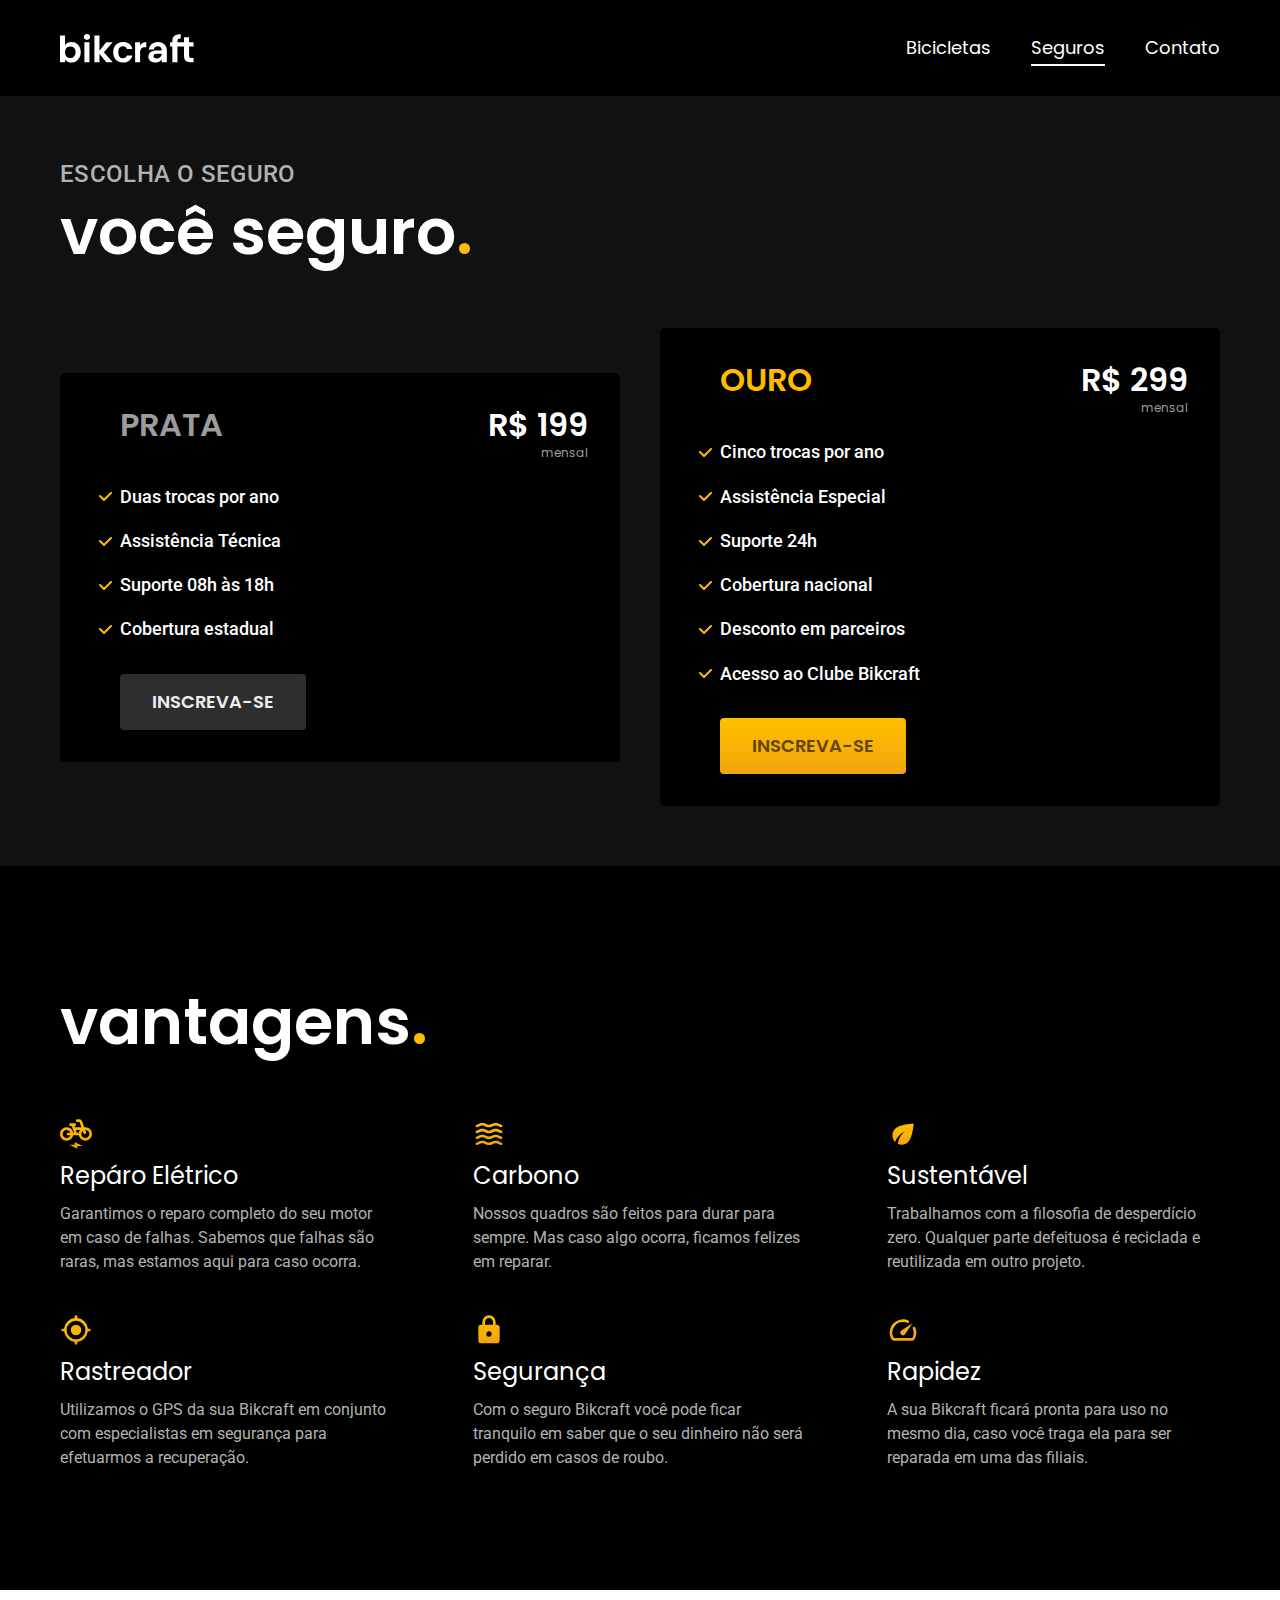
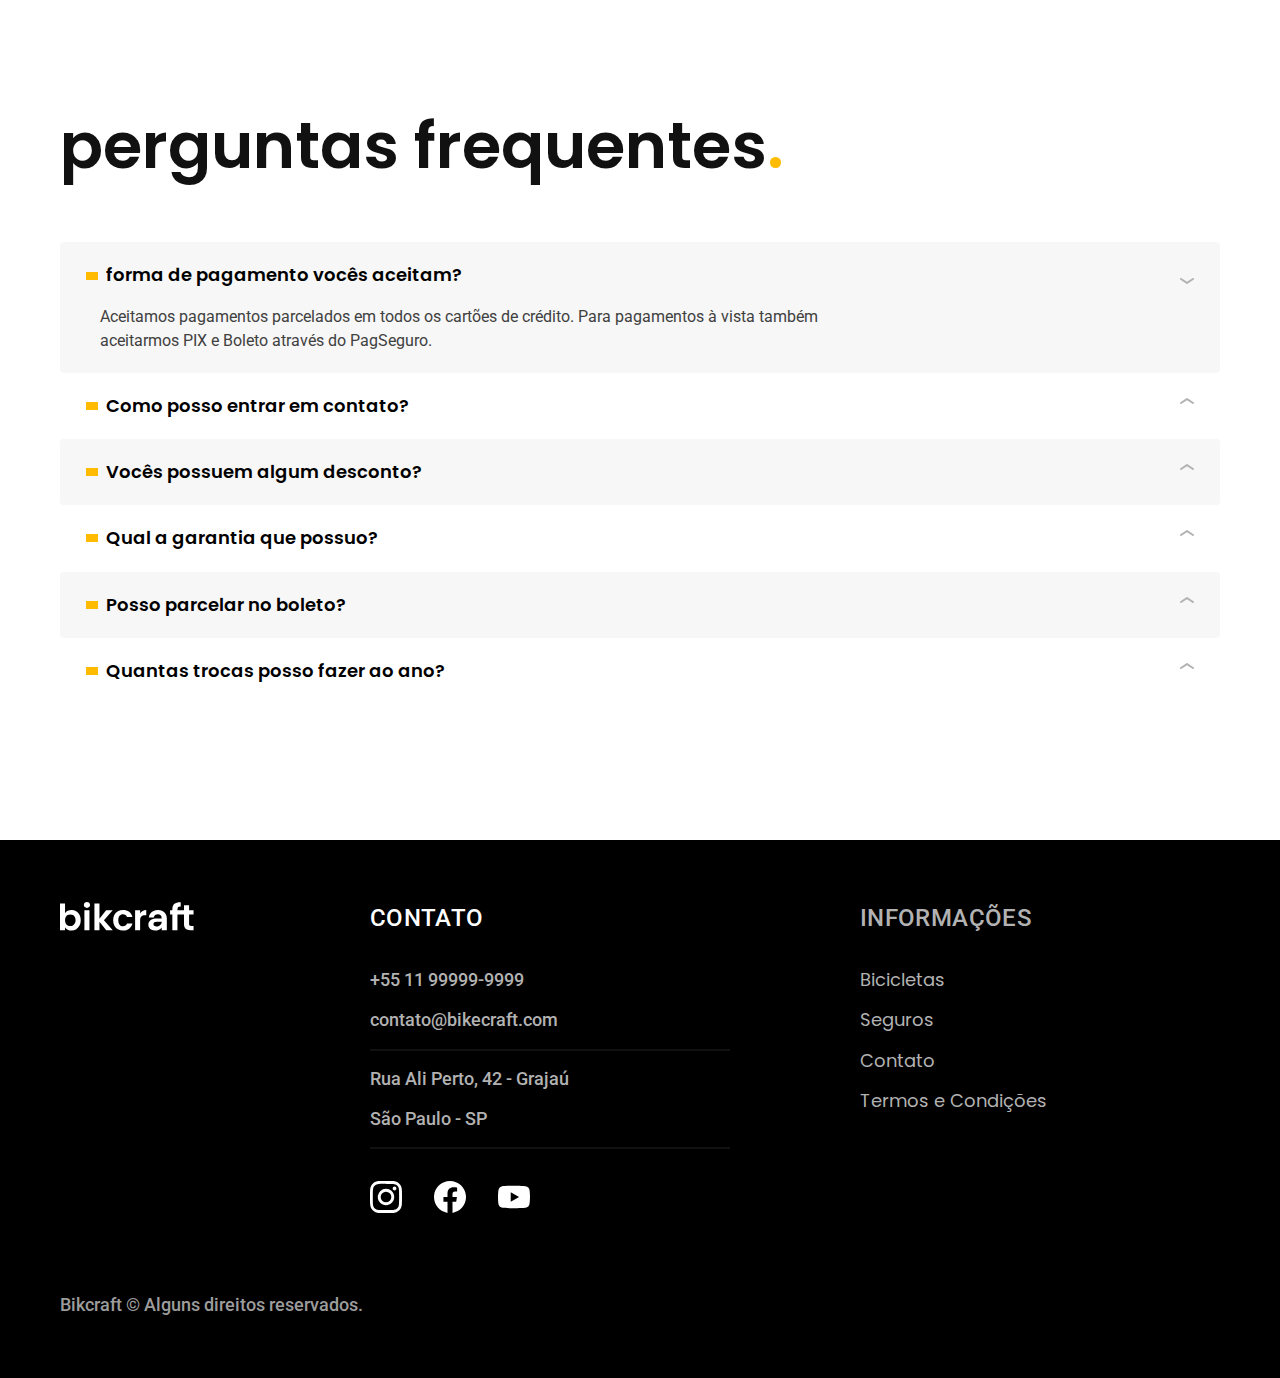
<file: seguros.html>
<!DOCTYPE html>
<html>
  <head>
    <meta charset="UTF-8" />
    <meta name="viewport" content="width=device-width, initial-scale=1.0" />

    <title>Seguros | Bikcraft</title>
    <meta name="description" content="Seguros." />

        <link rel="icon" href="./favicon.svg" type="image/svg+xml" />
    <link rel="preload" href="/style/style.min.css
  " as="style" />
      <link rel="stylesheet" href="/style/style.min.css
  " />
    <link rel="preconnect" href="https://fonts.googleapis.com" />
    <link rel="preconnect" href="https://fonts.gstatic.com" crossorigin />
    <link
      href="https://fonts.googleapis.com/css2?family=Merriweather:ital,wght@1,900&family=Poppins:ital,wght@0,600;1,400&family=Roboto:wght@400;500&display=swap"
      rel="stylesheet"
    />

    <script>document.documentElement.classList.add('js');</script>
  </head>
  

  <body id="seguros">
    <header class="header-bg">
      <div class="header container">
        <a href="./"><img src="/img/bikcraft.svg" alt="Bikcraft" /></a>
        <nav aria-label="primaria">
          <ul class="header-menu font-1-m cor-0">
            <li><a href="/bicicletas.html">Bicicletas</a></li>
            <li><a href="/seguros.html">Seguros</a></li>
            <li><a href="/contato.html">Contato</a></li>
          </ul>
        </nav>
      </div>
    </header>

    <main class="seguros-bg">
      <div class="titulo-bg">
        <div class="titulo container">
          <p class="font-2-l-b cor-5">Escolha o seguro</p>
          <h1 class="font-1-xxl cor-0">
            você seguro<span class="cor-p1">.</span>
          </h1>
        </div>
      </div>

      <div class="seguros container">
        <div class="seguros-item fadeInLeft" data-anime="200">
          <h3 class="font-1-xl cor-6">PRATA</h3>
          <span class="font-1-xl cor-0"
            >R$ 199 <span class="font-1-xs cor-6">mensal</span></span
          >
          <ul class="font-2-m cor-0">
            <li>Duas trocas por ano</li>
            <li>Assistência Técnica</li>
            <li>Suporte 08h às 18h</li>
            <li>Cobertura estadual</li>
          </ul>
          <a
            class="botao secundario"
            href="./orcamento.html?tipo=seguro&produto=prata"
            >Inscreva-se</a
          >
        </div>

        <div class="seguros-item fadeInRight" data-anime="400">
          <h3 class="font-1-xl cor-p1">OURO</h3>
          <span class="font-1-xl cor-0"
            >R$ 299 <span class="font-1-xs cor-6">mensal</span></span
          >
          <ul class="font-2-m cor-0">
            <li>Cinco trocas por ano</li>
            <li>Assistência Especial</li>
            <li>Suporte 24h</li>
            <li>Cobertura nacional</li>
            <li>Desconto em parceiros</li>
            <li>Acesso ao Clube Bikcraft</li>
          </ul>
          <a class="botao" href="./orcamento.html?tipo=seguro&produto=ouro"
            >Inscreva-se</a
          >
        </div>
      </div>
    </main>

    <article class="vantagens-bg">
      <div class="vantagens container">
        <h2 class="font-1-xxl cor-0">vantagens<span class="cor-p1">.</span></h2>
        <ul class="vantagens-lista">
          <li>
            <img src="./img/icones/eletrica.svg" alt="" />
            <h3 class="font-1-l cor-0">Repáro Elétrico</h3>
            <p class="font-2-s cor-5">
              Garantimos o reparo completo do seu motor em caso de falhas.
              Sabemos que falhas são raras, mas estamos aqui para caso ocorra.
            </p>
          </li>
          <li>
            <img src="./img/icones/carbono.svg" alt="" />
            <h3 class="font-1-l cor-0">Carbono</h3>
            <p class="font-2-s cor-5">
              Nossos quadros são feitos para durar para sempre. Mas caso algo
              ocorra, ficamos felizes em reparar.
            </p>
          </li>
          <li>
            <img src="./img/icones/sustentavel.svg" alt="" />
            <h3 class="font-1-l cor-0">Sustentável</h3>
            <p class="font-2-s cor-5">
              Trabalhamos com a filosofia de desperdício zero. Qualquer parte
              defeituosa é reciclada e reutilizada em outro projeto.
            </p>
          </li>
          <li>
            <img src="./img/icones/rastreador.svg" alt="" />
            <h3 class="font-1-l cor-0">Rastreador</h3>
            <p class="font-2-s cor-5">
              Utilizamos o GPS da sua Bikcraft em conjunto com especialistas em
              segurança para efetuarmos a recuperação.
            </p>
          </li>
          <li>
            <img src="./img/icones/seguro.svg" alt="" />
            <h3 class="font-1-l cor-0">Segurança</h3>
            <p class="font-2-s cor-5">
              Com o seguro Bikcraft você pode ficar tranquilo em saber que o seu
              dinheiro não será perdido em casos de roubo.
            </p>
          </li>
          <li>
            <img src="./img/icones/velocidade.svg" alt="" />
            <h3 class="font-1-l cor-0">Rapidez</h3>
            <p class="font-2-s cor-5">
              A sua Bikcraft ficará pronta para uso no mesmo dia, caso você
              traga ela para ser reparada em uma das filiais.
            </p>
          </li>
        </ul>
      </div>
    </article>

    <article class="perguntas container">
      <h2 class="font-1-xxl">
        perguntas frequentes<span class="cor-p1">.</span>
      </h2>

      <dl>
        <div>
          <dt>
            <button
              class="font-1-m-b"
              aria-controls="pergunta1"
              aria-expanded="true"
            >
              forma de pagamento vocês aceitam?
            </button>
          </dt>
          <dd id="pergunta1" class="font-2-s cor-9 ativa">
            Aceitamos pagamentos parcelados em todos os cartões de crédito. Para
            pagamentos à vista também aceitarmos PIX e Boleto através do
            PagSeguro.
          </dd>
        </div>
        <div>
          <dt>
            <button
              class="font-1-m-b"
              aria-controls="pergunta2"
              aria-expanded="false"
            >
              Como posso entrar em contato?
            </button>
          </dt>
          <dd id="pergunta2" class="font-2-s cor-9">
            Aceitamos pagamentos parcelados em todos os cartões de crédito. Para
            pagamentos à vista também aceitarmos PIX e Boleto através do
            PagSeguro.
          </dd>
        </div>
        <div>
          <dt>
            <button
              class="font-1-m-b"
              aria-controls="pergunta3"
              aria-expanded="false"
            >
              Vocês possuem algum desconto?
            </button>
          </dt>
          <dd id="pergunta3" class="font-2-s cor-9">
            Aceitamos pagamentos parcelados em todos os cartões de crédito. Para
            pagamentos à vista também aceitarmos PIX e Boleto através do
            PagSeguro.
          </dd>
        </div>
        <div>
          <dt>
            <button
              class="font-1-m-b"
              aria-controls="pergunta4"
              aria-expanded="false"
            >
              Qual a garantia que possuo?
            </button>
          </dt>
          <dd id="pergunta4" class="font-2-s cor-9">
            Aceitamos pagamentos parcelados em todos os cartões de crédito. Para
            pagamentos à vista também aceitarmos PIX e Boleto através do
            PagSeguro.
          </dd>
        </div>
        <div>
          <button
          class="font-1-m-b"
          aria-controls="pergunta5"
          aria-expanded="false"
        >
        Posso parcelar no boleto?</button></dt>
          <dd id="pergunta5" class="font-2-s cor-9">
            Aceitamos pagamentos parcelados em todos os cartões de crédito. Para
            pagamentos à vista também aceitarmos PIX e Boleto através do
            PagSeguro.
          </dd>
        </div>
        <div>
          <dt>
            <button
              class="font-1-m-b"
              aria-controls="pergunta6"
              aria-expanded="false"
            >
              Quantas trocas posso fazer ao ano?
            </button>
          </dt>
          <dd id="pergunta6" class="font-2-s cor-9">
            Aceitamos pagamentos parcelados em todos os cartões de crédito. Para
            pagamentos à vista também aceitarmos PIX e Boleto através do
            PagSeguro.
          </dd>
        </div>
      </dl>
    </article>

    <footer class="footer-bg">
      <div class="footer container">
        <img src="./img/bikcraft.svg" alt="Bikcraft" />
        <div class="footer-contato">
          <h3 class="font-2-l-b cor-0">Contato</h3>
          <ul class="font-2-m cor-5">
            <li><a href="tel:+5511999999999">+55 11 99999-9999</a></li>
            <li>
              <a href="mailto:contato@bikecraft.com">contato@bikecraft.com</a>
            </li>
            <li>Rua Ali Perto, 42 - Grajaú</li>
            <li>São Paulo - SP</li>
          </ul>
          <div class="footer-redes">
            <a href="./">
              <img src="./img/redes/instagram.svg" alt="Instagram" />
            </a>
            <a href="./">
              <img src="./img/redes/facebook.svg" alt="Facebook" />
            </a>
            <a href="./">
              <img src="./img/redes/youtube.svg" alt="Youtube" />
            </a>
          </div>
        </div>
        <div class="footer-informacoes">
          <h3 class="font-2-l-b cor-5">Informações</h3>
          <nav>
            <ul class="font-1-m cor-5">
              <li><a href="/bicicletas.html">Bicicletas</a></li>
              <li><a href="/seguros.html">Seguros</a></li>
              <li><a href="/contato.html">Contato</a></li>
              <li><a href="/termos.html">Termos e Condições</a></li>
            </ul>
          </nav>
        </div>
        <p class="footer-copy font-2-m cor-6">
          Bikcraft © Alguns direitos reservados.
        </p>
      </div>
    </footer>
    <script src="./js/plugins/simple-anime.js"></script>
    <script src="./js/script.js"></script>
  </body>
</html>
</file>
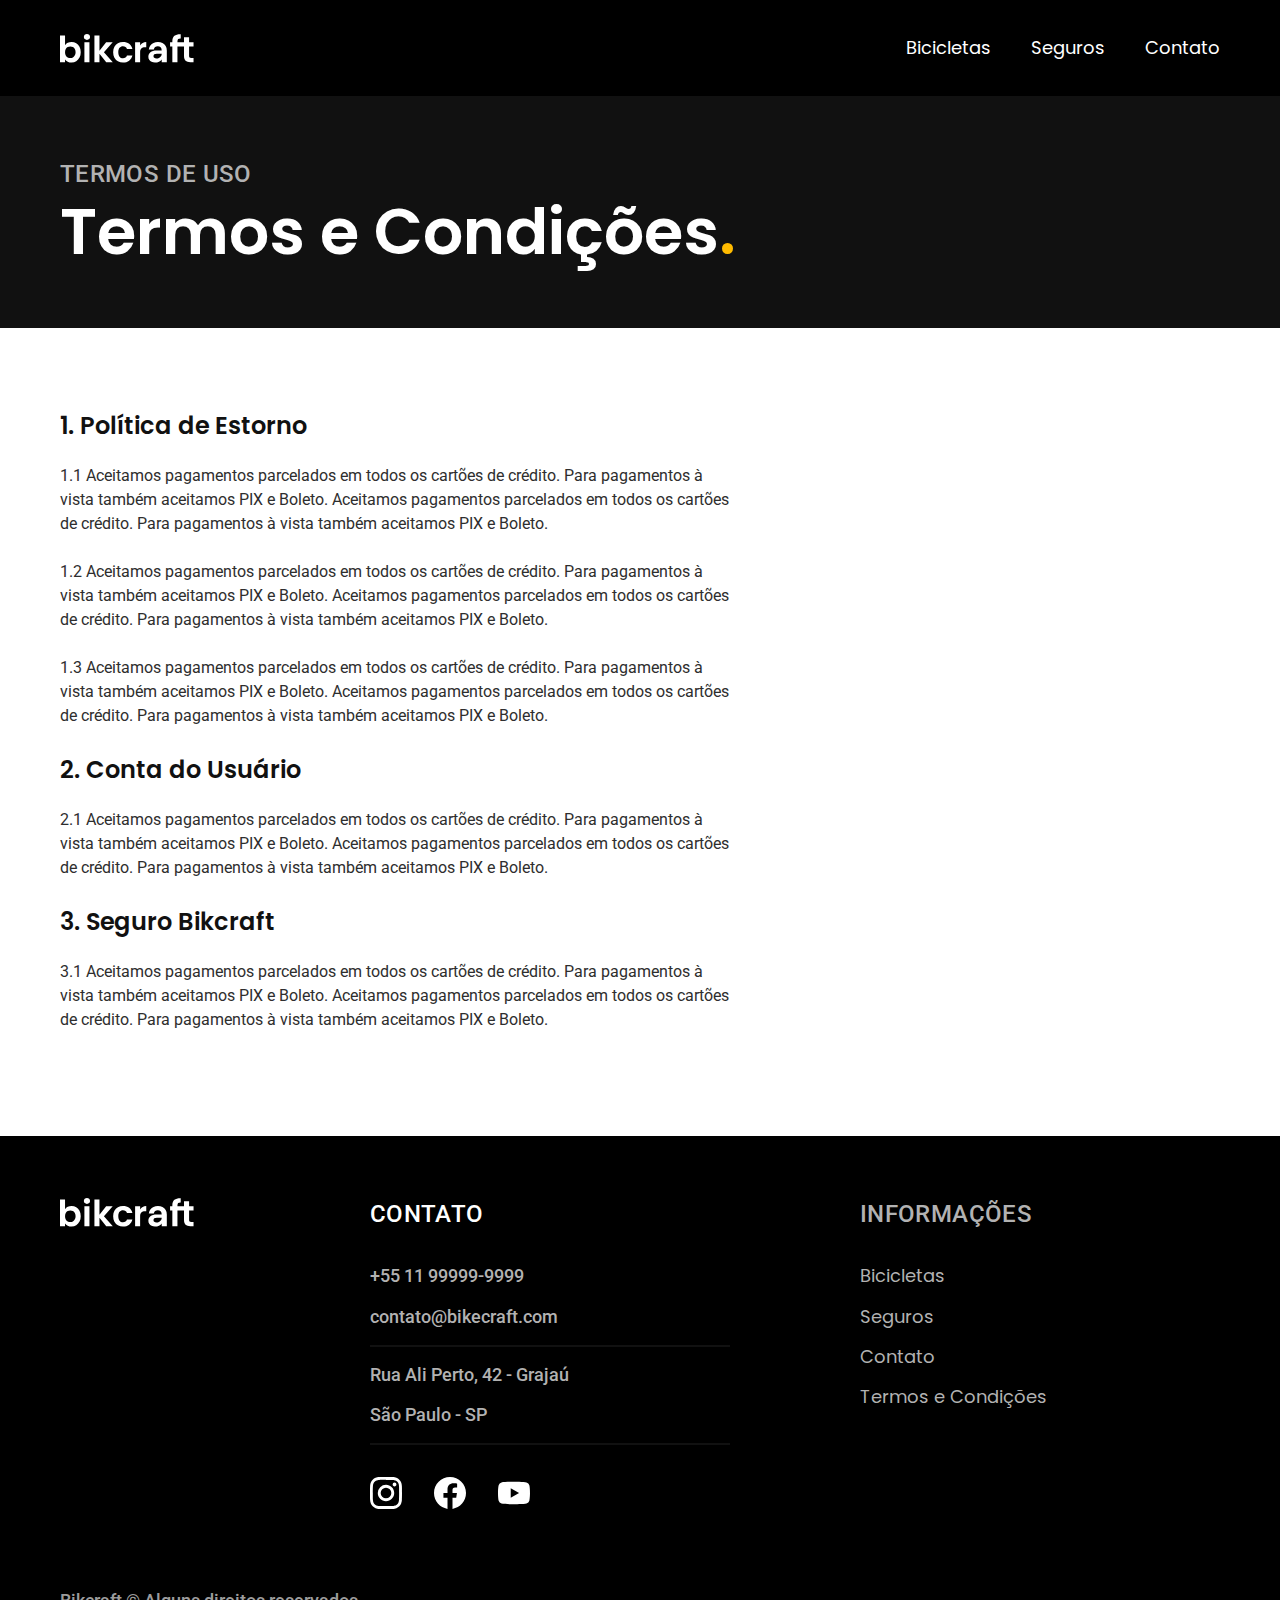
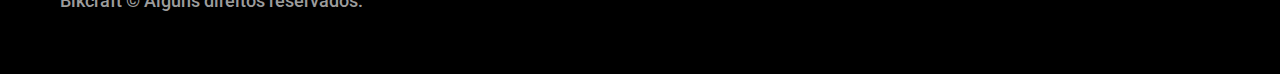
<file: termos.html>
<!DOCTYPE html>
<html>
  <head>
    <meta charset="UTF-8" />
    <meta name="viewport" content="width=device-width, initial-scale=1.0" />

    <title>Termos e Condições | Bikcraft</title>
    <meta name="description" content="Termos e Condições." />

    <link rel="icon" href="./favicon.svg" type="image/svg+xml" />
    <link
      rel="preload"
      href="/style/style.min.css
  "
      as="style"
    />
    <link
      rel="stylesheet"
      href="/style/style.min.css
  "
    />
    <link rel="preconnect" href="https://fonts.googleapis.com" />
    <link rel="preconnect" href="https://fonts.gstatic.com" crossorigin />
    <link
      href="https://fonts.googleapis.com/css2?family=Merriweather:ital,wght@1,900&family=Poppins:ital,wght@0,600;1,400&family=Roboto:wght@400;500&display=swap"
      rel="stylesheet"
    />
    <script>
      document.documentElement.classList.add("js");
    </script>
  </head>

  <body id="termos">
    <header class="header-bg">
      <div class="header container">
        <a href="./"><img src="/img/bikcraft.svg" alt="Bikcraft" /></a>
        <nav aria-label="primaria">
          <ul class="header-menu font-1-m cor-0">
            <li><a href="/bicicletas.html">Bicicletas</a></li>
            <li><a href="/seguros.html">Seguros</a></li>
            <li><a href="/contato.html">Contato</a></li>
          </ul>
        </nav>
      </div>
    </header>

    <main>
      <div class="titulo-bg">
        <div class="titulo container">
          <p class="font-2-l-b cor-5">Termos de uso</p>
          <h1 class="font-1-xxl cor-0">
            Termos e Condições<span class="cor-p1">.</span>
          </h1>
        </div>
      </div>

      <div class="termos container font-2-s cor-10">
        <h2 class="font-1-l cor-11">1. Política de Estorno</h2>
        <p>
          1.1 Aceitamos pagamentos parcelados em todos os cartões de crédito.
          Para pagamentos à vista também aceitamos PIX e Boleto. Aceitamos
          pagamentos parcelados em todos os cartões de crédito. Para pagamentos
          à vista também aceitamos PIX e Boleto.
        </p>
        <p>
          1.2 Aceitamos pagamentos parcelados em todos os cartões de crédito.
          Para pagamentos à vista também aceitamos PIX e Boleto. Aceitamos
          pagamentos parcelados em todos os cartões de crédito. Para pagamentos
          à vista também aceitamos PIX e Boleto.
        </p>
        <p>
          1.3 Aceitamos pagamentos parcelados em todos os cartões de crédito.
          Para pagamentos à vista também aceitamos PIX e Boleto. Aceitamos
          pagamentos parcelados em todos os cartões de crédito. Para pagamentos
          à vista também aceitamos PIX e Boleto.
        </p>

        <h2 class="font-1-l cor-11">2. Conta do Usuário</h2>
        <p>
          2.1 Aceitamos pagamentos parcelados em todos os cartões de crédito.
          Para pagamentos à vista também aceitamos PIX e Boleto. Aceitamos
          pagamentos parcelados em todos os cartões de crédito. Para pagamentos
          à vista também aceitamos PIX e Boleto.
        </p>

        <h2 class="font-1-l cor-11">3. Seguro Bikcraft</h2>
        <p>
          3.1 Aceitamos pagamentos parcelados em todos os cartões de crédito.
          Para pagamentos à vista também aceitamos PIX e Boleto. Aceitamos
          pagamentos parcelados em todos os cartões de crédito. Para pagamentos
          à vista também aceitamos PIX e Boleto.
        </p>
      </div>
    </main>

    <footer class="footer-bg">
      <div class="footer container">
        <img src="./img/bikcraft.svg" alt="Bikcraft" />
        <div class="footer-contato">
          <h3 class="font-2-l-b cor-0">Contato</h3>
          <ul class="font-2-m cor-5">
            <li><a href="tel:+5511999999999">+55 11 99999-9999</a></li>
            <li>
              <a href="mailto:contato@bikecraft.com">contato@bikecraft.com</a>
            </li>
            <li>Rua Ali Perto, 42 - Grajaú</li>
            <li>São Paulo - SP</li>
          </ul>
          <div class="footer-redes">
            <a href="./">
              <img src="./img/redes/instagram.svg" alt="Instagram" />
            </a>
            <a href="./">
              <img src="./img/redes/facebook.svg" alt="Facebook" />
            </a>
            <a href="./">
              <img src="./img/redes/youtube.svg" alt="Youtube" />
            </a>
          </div>
        </div>
        <div class="footer-informacoes">
          <h3 class="font-2-l-b cor-5">Informações</h3>
          <nav>
            <ul class="font-1-m cor-5">
              <li><a href="/bicicletas.html">Bicicletas</a></li>
              <li><a href="/seguros.html">Seguros</a></li>
              <li><a href="/contato.html">Contato</a></li>
              <li><a href="/termos.html">Termos e Condições</a></li>
            </ul>
          </nav>
        </div>
        <p class="footer-copy font-2-m cor-6">
          Bikcraft © Alguns direitos reservados.
        </p>
      </div>
    </footer>
    <script src="./js/script.js"></script>
  </body>
</html>
</file>
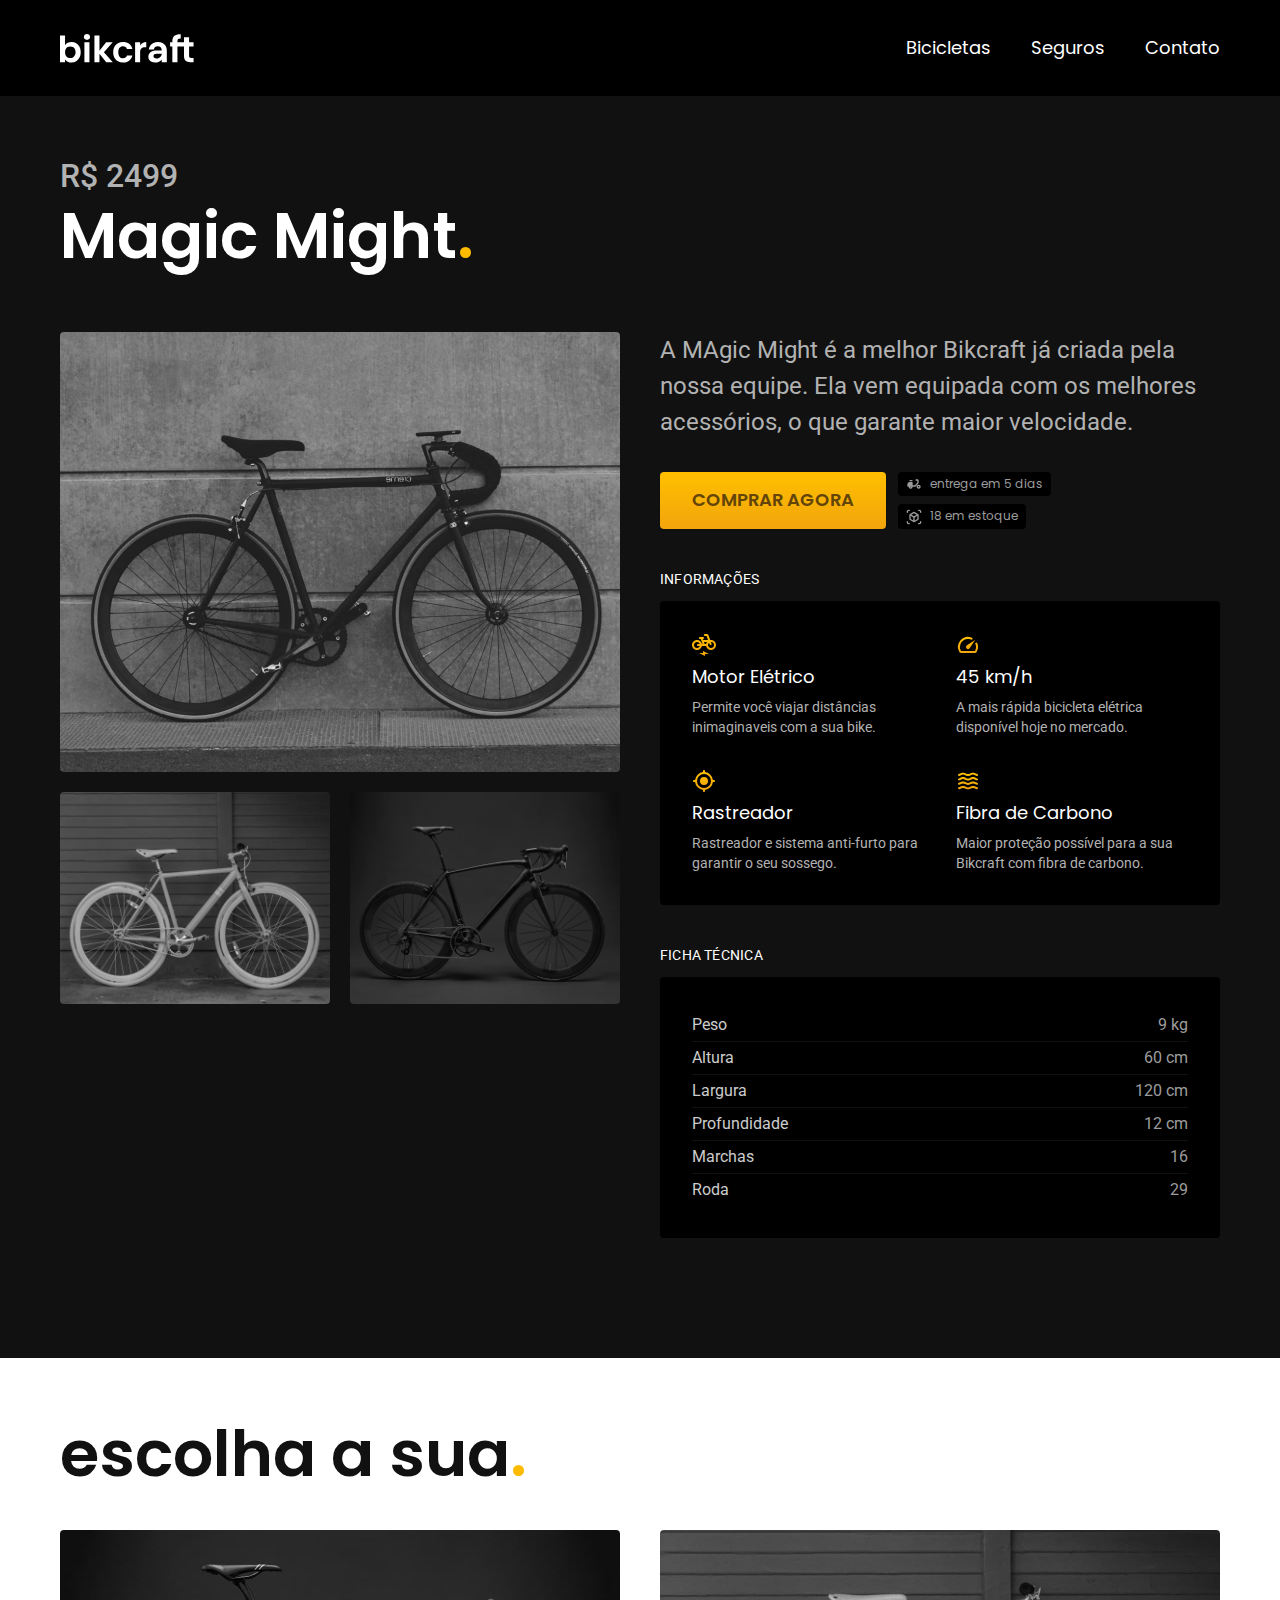
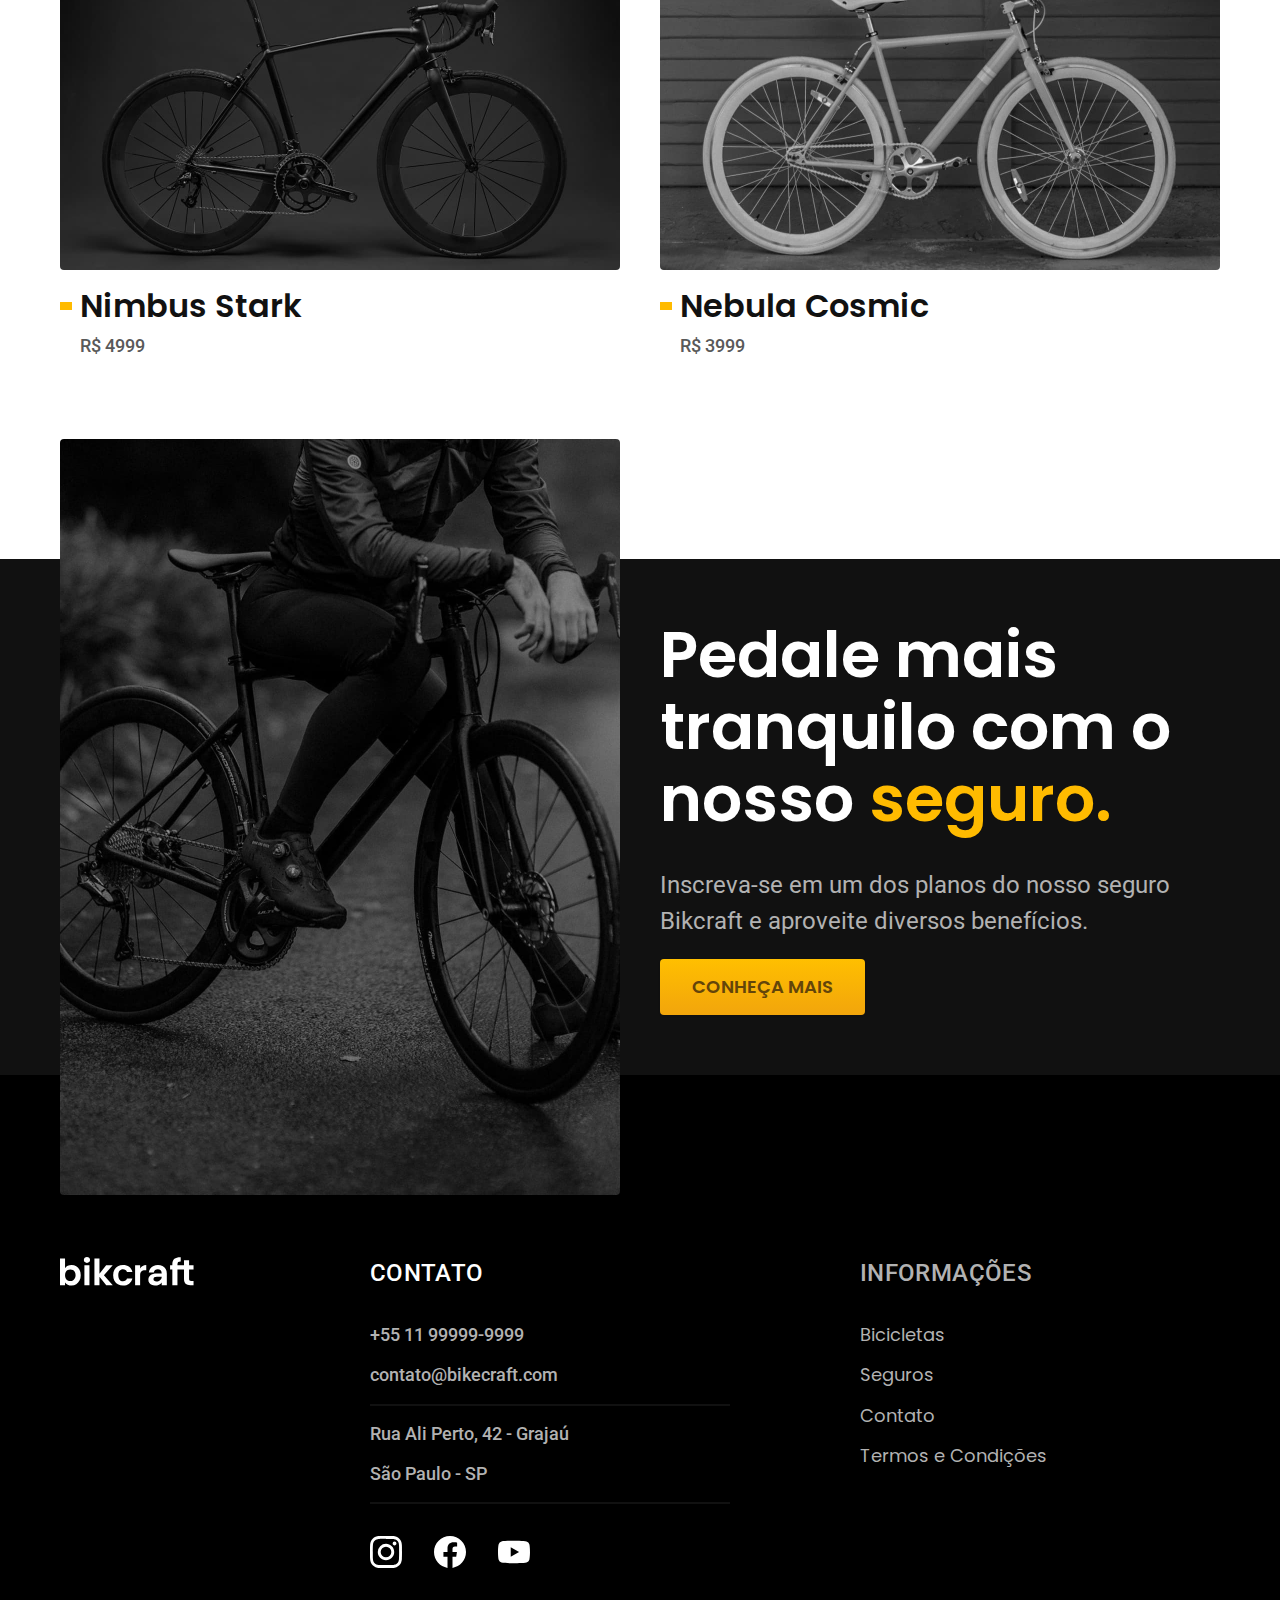
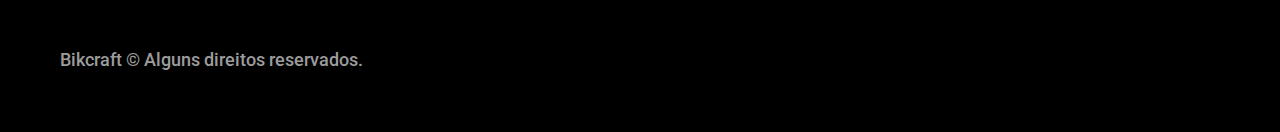
<file: bicicletas/magic.html>
<!DOCTYPE html>
<html>
  <head>
    <meta charset="UTF-8" />
    <meta name="viewport" content="width=device-width, initial-scale=1.0" />

    <title>Magic | Bikcraft</title>
    <meta name="description" content="Termos e Condições." />

    <link rel="icon" href="../favicon.svg" type="image/svg+xml" />
    <link
      rel="stylesheet"
      href="../style/style.min.css
  "
    />

    <link rel="preconnect" href="https://fonts.googleapis.com" />
    <link rel="preconnect" href="https://fonts.gstatic.com" crossorigin />
    <link
      href="https://fonts.googleapis.com/css2?family=Merriweather:ital,wght@1,900&family=Poppins:ital,wght@0,600;1,400&family=Roboto:wght@400;500&display=swap"
      rel="stylesheet"
    />
    <script>
      document.documentElement.classList.add("js");
    </script>
  </head>

  <body id="bicicleta">
    <header class="header-bg">
      <div class="header container">
        <a href="./"><img src="../img/bikcraft.svg" alt="Bikcraft" /></a>
        <nav aria-label="primaria">
          <ul class="header-menu font-1-m cor-0">
            <li><a href="../bicicletas.html">Bicicletas</a></li>
            <li><a href="../seguros.html">Seguros</a></li>
            <li><a href="../contato.html">Contato</a></li>
          </ul>
        </nav>
      </div>
    </header>

    <main class="titulo-bg">
      <div>
        <div class="titulo container">
          <p class="font-2-xl cor-5">R$ 2499</p>
          <h1 class="font-1-xxl cor-0">
            Magic Might<span class="cor-p1">.</span>
          </h1>
        </div>
        <div class="bicicleta container">
          <div class="bicicleta-imagens">
            <img src="../img/bicicleta/nimbus2.jpg" alt="Bicicleta preta" />
            <img src="../img/bicicleta/nimbus3.jpg" alt="Bicicleta preta" />
            <img src="../img/bicicleta/nimbus1.jpg" alt="Bicicleta preta" />
          </div>
          <div class="bicicleta-conteudo">
            <p class="font-2-l cor-5">
              A MAgic Might é a melhor Bikcraft já criada pela nossa equipe. Ela
              vem equipada com os melhores acessórios, o que garante maior
              velocidade.
            </p>
            <div class="bicicleta-comprar">
              <a
                class="botao"
                href="../orcamento.html?tipo=bikcraft&produto=magic"
                >comprar agora</a
              >
              <span class="font-1-xs cor-6"
                ><img src="../img/icones/entrega.svg" alt="" />entrega em 5
                dias</span
              >
              <span class="font-1-xs cor-6"
                ><img src="../img/icones/estoque.svg" alt="" />18 em
                estoque</span
              >
            </div>
            <h2 class="font-2-xs cor-0">Informações</h2>
            <ul class="bicicleta-informacoes">
              <li>
                <img src="../img/icones/eletrica.svg" alt="" />
                <h3 class="font-1-m cor-0">Motor Elétrico</h3>
                <p class="font-2-xs cor-5">
                  Permite você viajar distâncias inimaginaveis com a sua bike.
                </p>
              </li>
              <li>
                <img src="../img/icones/velocidade.svg" alt="" />
                <h3 class="font-1-m cor-0">45 km/h</h3>
                <p class="font-2-xs cor-5">
                  A mais rápida bicicleta elétrica disponível hoje no mercado.
                </p>
              </li>
              <li>
                <img src="../img/icones/rastreador.svg" alt="" />
                <h3 class="font-1-m cor-0">Rastreador</h3>
                <p class="font-2-xs cor-5">
                  Rastreador e sistema anti-furto para garantir o seu sossego.
                </p>
              </li>
              <li>
                <img src="../img/icones/carbono.svg" alt="" />
                <h3 class="font-1-m cor-0">Fibra de Carbono</h3>
                <p class="font-2-xs cor-5">
                  Maior proteção possível para a sua Bikcraft com fibra de
                  carbono.
                </p>
              </li>
            </ul>
            <h2 class="font-2-xs cor-0">Ficha Técnica</h2>
            <ul class="bicicleta-ficha font-2-s cor-4">
              <li>Peso <span>9 kg</span></li>
              <li>Altura <span>60 cm</span></li>
              <li>Largura <span>120 cm</span></li>
              <li>Profundidade <span>12 cm</span></li>
              <li>Marchas <span>16</span></li>
              <li>Roda <span>29</span></li>
            </ul>
          </div>
        </div>
      </div>
    </main>

    <article class="bicicletas-lista container">
      <h2 class="font-1-xxl">escolha a sua<span class="cor-p1">.</span></h2>

      <ul>
        <li>
          <a href="./nimbus.html">
            <img src="../img/bicicletas/nimbus.jpg" alt="Bicicleta Preta" />
            <h3 class="font-1-xl">Nimbus Stark</h3>
            <span class="font-2-m cor-8">R$ 4999</span>
          </a>
        </li>
        <li>
          <a href="./nebula.html">
            <img src="../img/bicicletas/nebula.jpg" alt="Bicicleta Branca" />
            <h3 class="font-1-xl">Nebula Cosmic</h3>
            <span class="font-2-m cor-8">R$ 3999</span>
          </a>
        </li>
      </ul>
    </article>

    <article class="seguro-bg">
      <div class="seguro container">
        <div class="seguro-imagem">
          <img
            src="../img/fotos/seguros.jpg"
            alt="PEssoa parada em cima de uma bicicleta"
          />
        </div>

        <div class="seguro-conteudo">
          <h2 class="font-1-xxl cor-0">
            Pedale mais tranquilo com o nosso
            <span class="cor-p1">seguro.</span>
          </h2>
          <p class="font-2-l cor-5">
            Inscreva-se em um dos planos do nosso seguro Bikcraft e aproveite
            diversos benefícios.
          </p>
          <a class="botao" href="../seguros.html">conheça mais</a>
        </div>
      </div>
    </article>

    <footer class="footer-bg">
      <div class="footer container">
        <img src="../img/bikcraft.svg" alt="Bikcraft" />
        <div class="footer-contato">
          <h3 class="font-2-l-b cor-0">Contato</h3>
          <ul class="font-2-m cor-5">
            <li><a href="tel:+5511999999999">+55 11 99999-9999</a></li>
            <li>
              <a href="mailto:contato@bikecraft.com">contato@bikecraft.com</a>
            </li>
            <li>Rua Ali Perto, 42 - Grajaú</li>
            <li>São Paulo - SP</li>
          </ul>
          <div class="footer-redes">
            <a href="./">
              <img src="../img/redes/instagram.svg" alt="Instagram" />
            </a>
            <a href="./">
              <img src="../img/redes/facebook.svg" alt="Facebook" />
            </a>
            <a href="./">
              <img src="../img/redes/youtube.svg" alt="Youtube" />
            </a>
          </div>
        </div>
        <div class="footer-informacoes">
          <h3 class="font-2-l-b cor-5">Informações</h3>
          <nav>
            <ul class="font-1-m cor-5">
              <li><a href="../bicicletas.html">Bicicletas</a></li>
              <li><a href="../seguros.html">Seguros</a></li>
              <li><a href="../contato.html">Contato</a></li>
              <li><a href="../termos.html">Termos e Condições</a></li>
            </ul>
          </nav>
        </div>
        <p class="footer-copy font-2-m cor-6">
          Bikcraft © Alguns direitos reservados.
        </p>
      </div>
    </footer>
    <script src="../js/script.js"></script>
  </body>
</html>
</file>
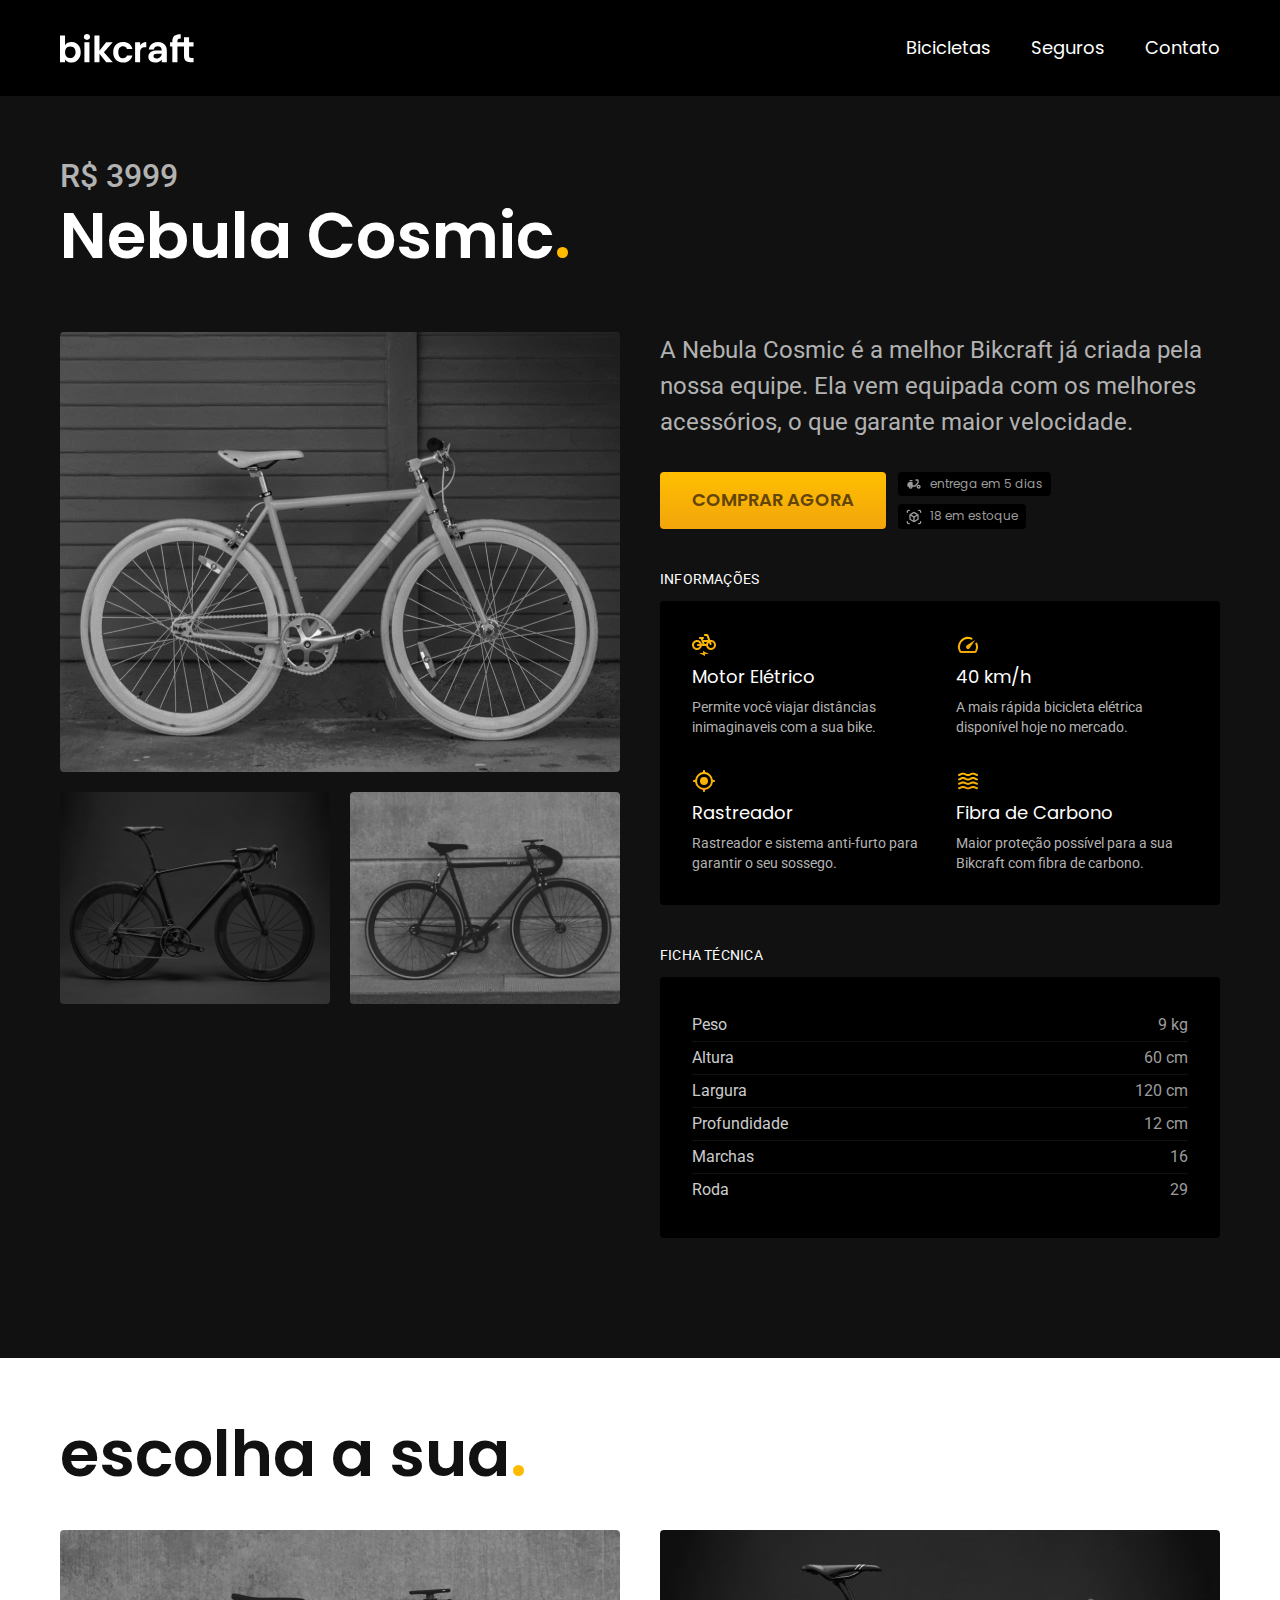
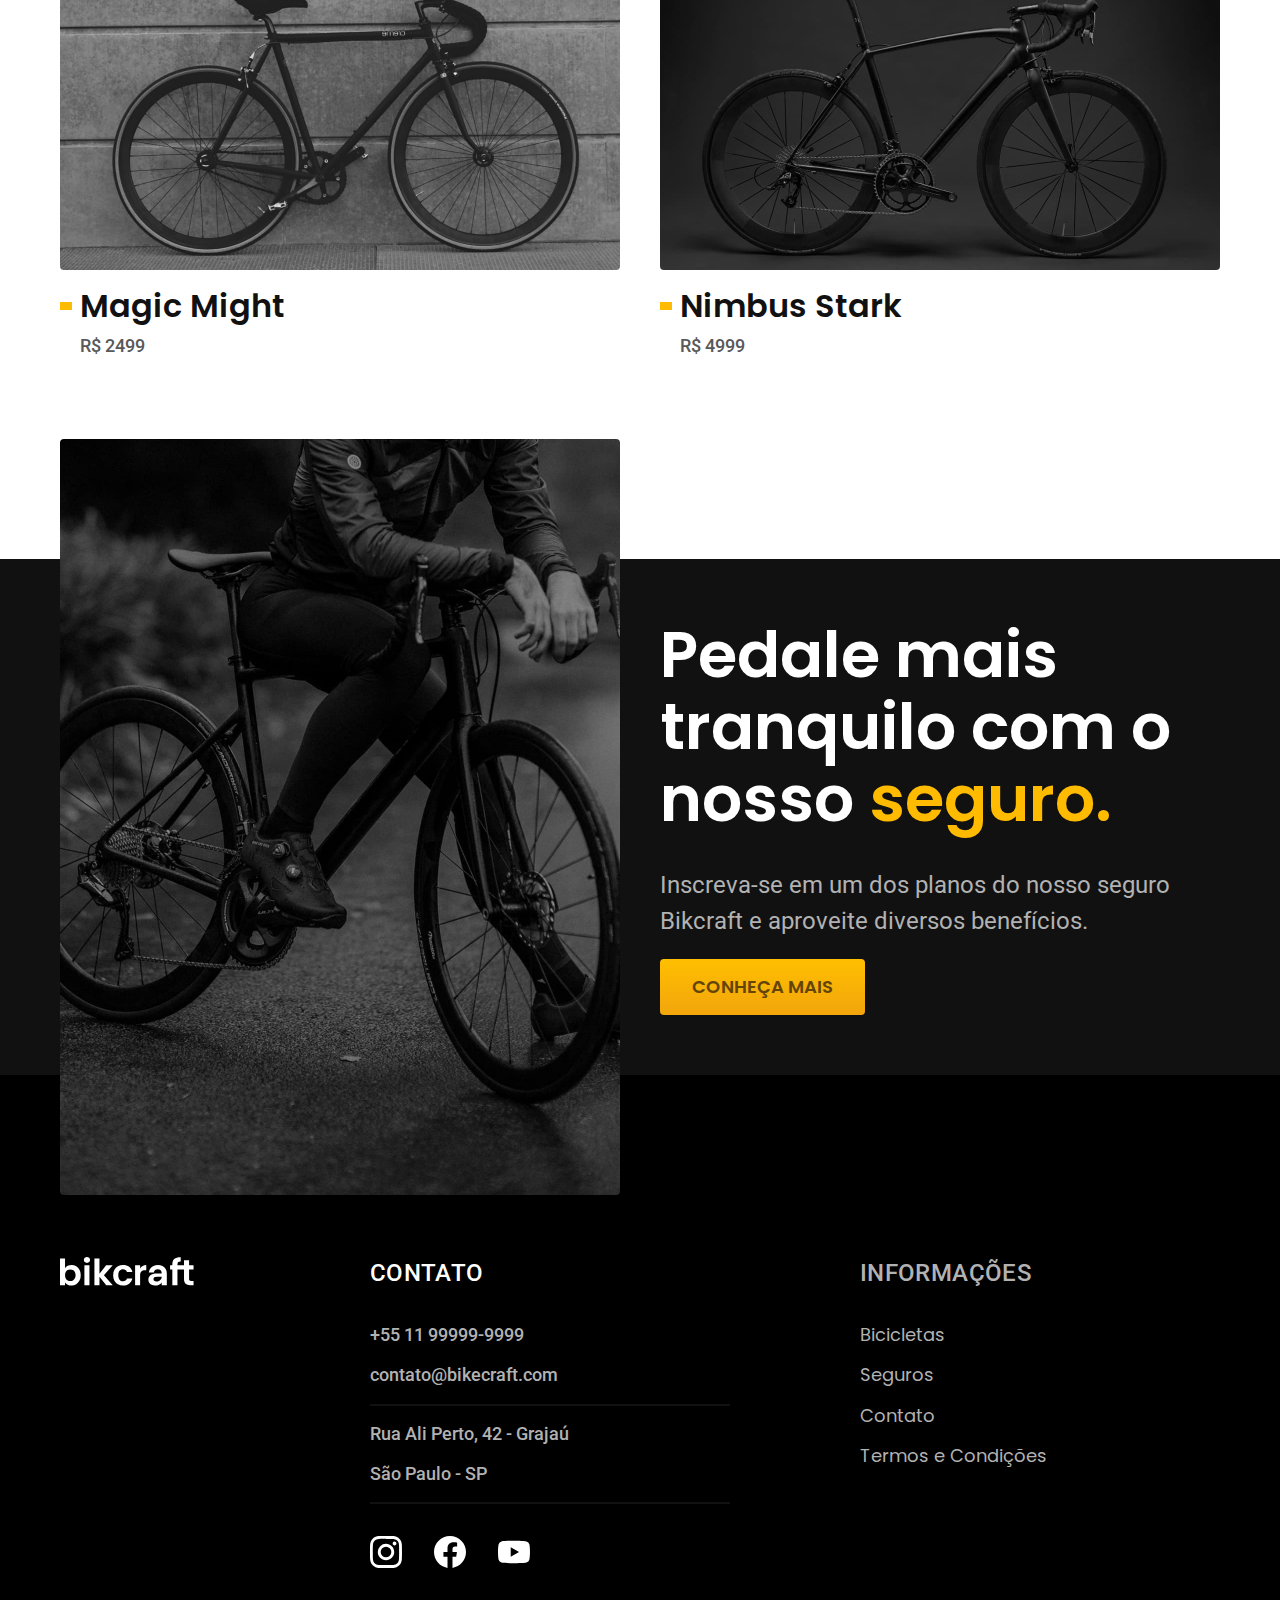
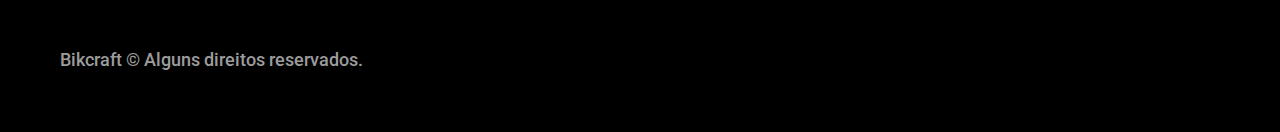
<file: bicicletas/nebula.html>
<!DOCTYPE html>
<html>
  <head>
    <meta charset="UTF-8" />
    <meta name="viewport" content="width=device-width, initial-scale=1.0" />

    <title>Nebula | Bikcraft</title>
    <meta name="description" content="Termos e Condições." />

    <link rel="icon" href="../favicon.svg" type="image/svg+xml" />
    <link
      rel="stylesheet"
      href="../style/style.min.css
  "
    />

    <link rel="preconnect" href="https://fonts.googleapis.com" />
    <link rel="preconnect" href="https://fonts.gstatic.com" crossorigin />
    <link
      href="https://fonts.googleapis.com/css2?family=Merriweather:ital,wght@1,900&family=Poppins:ital,wght@0,600;1,400&family=Roboto:wght@400;500&display=swap"
      rel="stylesheet"
    />
    <script>
      document.documentElement.classList.add("js");
    </script>
  </head>

  <body id="bicicleta">
    <header class="header-bg">
      <div class="header container">
        <a href="./"><img src="../img/bikcraft.svg" alt="Bikcraft" /></a>
        <nav aria-label="primaria">
          <ul class="header-menu font-1-m cor-0">
            <li><a href="../bicicletas.html">Bicicletas</a></li>
            <li><a href="../seguros.html">Seguros</a></li>
            <li><a href="../contato.html">Contato</a></li>
          </ul>
        </nav>
      </div>
    </header>

    <main class="titulo-bg">
      <div>
        <div class="titulo container">
          <p class="font-2-xl cor-5">R$ 3999</p>
          <h1 class="font-1-xxl cor-0">
            Nebula Cosmic<span class="cor-p1">.</span>
          </h1>
        </div>
        <div class="bicicleta container">
          <div class="bicicleta-imagens">
            <img src="../img/bicicleta/nimbus3.jpg" alt="Bicicleta preta" />
            <img src="../img/bicicleta/nimbus1.jpg" alt="Bicicleta preta" />
            <img src="../img/bicicleta/nimbus2.jpg" alt="Bicicleta preta" />
          </div>
          <div class="bicicleta-conteudo">
            <p class="font-2-l cor-5">
              A Nebula Cosmic é a melhor Bikcraft já criada pela nossa equipe.
              Ela vem equipada com os melhores acessórios, o que garante maior
              velocidade.
            </p>
            <div class="bicicleta-comprar">
              <a
                class="botao"
                href="../orcamento.html?tipo=bikcraft&produto=nebula"
                >comprar agora</a
              >
              <span class="font-1-xs cor-6"
                ><img src="../img/icones/entrega.svg" alt="" />entrega em 5
                dias</span
              >
              <span class="font-1-xs cor-6"
                ><img src="../img/icones/estoque.svg" alt="" />18 em
                estoque</span
              >
            </div>
            <h2 class="font-2-xs cor-0">Informações</h2>
            <ul class="bicicleta-informacoes">
              <li>
                <img src="../img/icones/eletrica.svg" alt="" />
                <h3 class="font-1-m cor-0">Motor Elétrico</h3>
                <p class="font-2-xs cor-5">
                  Permite você viajar distâncias inimaginaveis com a sua bike.
                </p>
              </li>
              <li>
                <img src="../img/icones/velocidade.svg" alt="" />
                <h3 class="font-1-m cor-0">40 km/h</h3>
                <p class="font-2-xs cor-5">
                  A mais rápida bicicleta elétrica disponível hoje no mercado.
                </p>
              </li>
              <li>
                <img src="../img/icones/rastreador.svg" alt="" />
                <h3 class="font-1-m cor-0">Rastreador</h3>
                <p class="font-2-xs cor-5">
                  Rastreador e sistema anti-furto para garantir o seu sossego.
                </p>
              </li>
              <li>
                <img src="../img/icones/carbono.svg" alt="" />
                <h3 class="font-1-m cor-0">Fibra de Carbono</h3>
                <p class="font-2-xs cor-5">
                  Maior proteção possível para a sua Bikcraft com fibra de
                  carbono.
                </p>
              </li>
            </ul>
            <h2 class="font-2-xs cor-0">Ficha Técnica</h2>
            <ul class="bicicleta-ficha font-2-s cor-4">
              <li>Peso <span>9 kg</span></li>
              <li>Altura <span>60 cm</span></li>
              <li>Largura <span>120 cm</span></li>
              <li>Profundidade <span>12 cm</span></li>
              <li>Marchas <span>16</span></li>
              <li>Roda <span>29</span></li>
            </ul>
          </div>
        </div>
      </div>
    </main>

    <article class="bicicletas-lista container">
      <h2 class="font-1-xxl">escolha a sua<span class="cor-p1">.</span></h2>

      <ul>
        <li>
          <a href="./magic.html">
            <img src="../img/bicicletas/magic.jpg" alt="Bicicleta Preta" />
            <h3 class="font-1-xl">Magic Might</h3>
            <span class="font-2-m cor-8">R$ 2499</span>
          </a>
        </li>
        <li>
          <a href="./nimbus.html">
            <img src="../img/bicicletas/nimbus.jpg" alt="Bicicleta Preta" />
            <h3 class="font-1-xl">Nimbus Stark</h3>
            <span class="font-2-m cor-8">R$ 4999</span>
          </a>
        </li>
      </ul>
    </article>

    <article class="seguro-bg">
      <div class="seguro container">
        <div class="seguro-imagem">
          <img
            src="../img/fotos/seguros.jpg"
            alt="PEssoa parada em cima de uma bicicleta"
          />
        </div>

        <div class="seguro-conteudo">
          <h2 class="font-1-xxl cor-0">
            Pedale mais tranquilo com o nosso
            <span class="cor-p1">seguro.</span>
          </h2>
          <p class="font-2-l cor-5">
            Inscreva-se em um dos planos do nosso seguro Bikcraft e aproveite
            diversos benefícios.
          </p>
          <a class="botao" href="../seguros.html">conheça mais</a>
        </div>
      </div>
    </article>

    <footer class="footer-bg">
      <div class="footer container">
        <img src="../img/bikcraft.svg" alt="Bikcraft" />
        <div class="footer-contato">
          <h3 class="font-2-l-b cor-0">Contato</h3>
          <ul class="font-2-m cor-5">
            <li><a href="tel:+5511999999999">+55 11 99999-9999</a></li>
            <li>
              <a href="mailto:contato@bikecraft.com">contato@bikecraft.com</a>
            </li>
            <li>Rua Ali Perto, 42 - Grajaú</li>
            <li>São Paulo - SP</li>
          </ul>
          <div class="footer-redes">
            <a href="./">
              <img src="../img/redes/instagram.svg" alt="Instagram" />
            </a>
            <a href="./">
              <img src="../img/redes/facebook.svg" alt="Facebook" />
            </a>
            <a href="./">
              <img src="../img/redes/youtube.svg" alt="Youtube" />
            </a>
          </div>
        </div>
        <div class="footer-informacoes">
          <h3 class="font-2-l-b cor-5">Informações</h3>
          <nav>
            <ul class="font-1-m cor-5">
              <li><a href="../bicicletas.html">Bicicletas</a></li>
              <li><a href="../seguros.html">Seguros</a></li>
              <li><a href="../contato.html">Contato</a></li>
              <li><a href="../termos.html">Termos e Condições</a></li>
            </ul>
          </nav>
        </div>
        <p class="footer-copy font-2-m cor-6">
          Bikcraft © Alguns direitos reservados.
        </p>
      </div>
    </footer>
    <script src="../js/script.js"></script>
  </body>
</html>
</file>
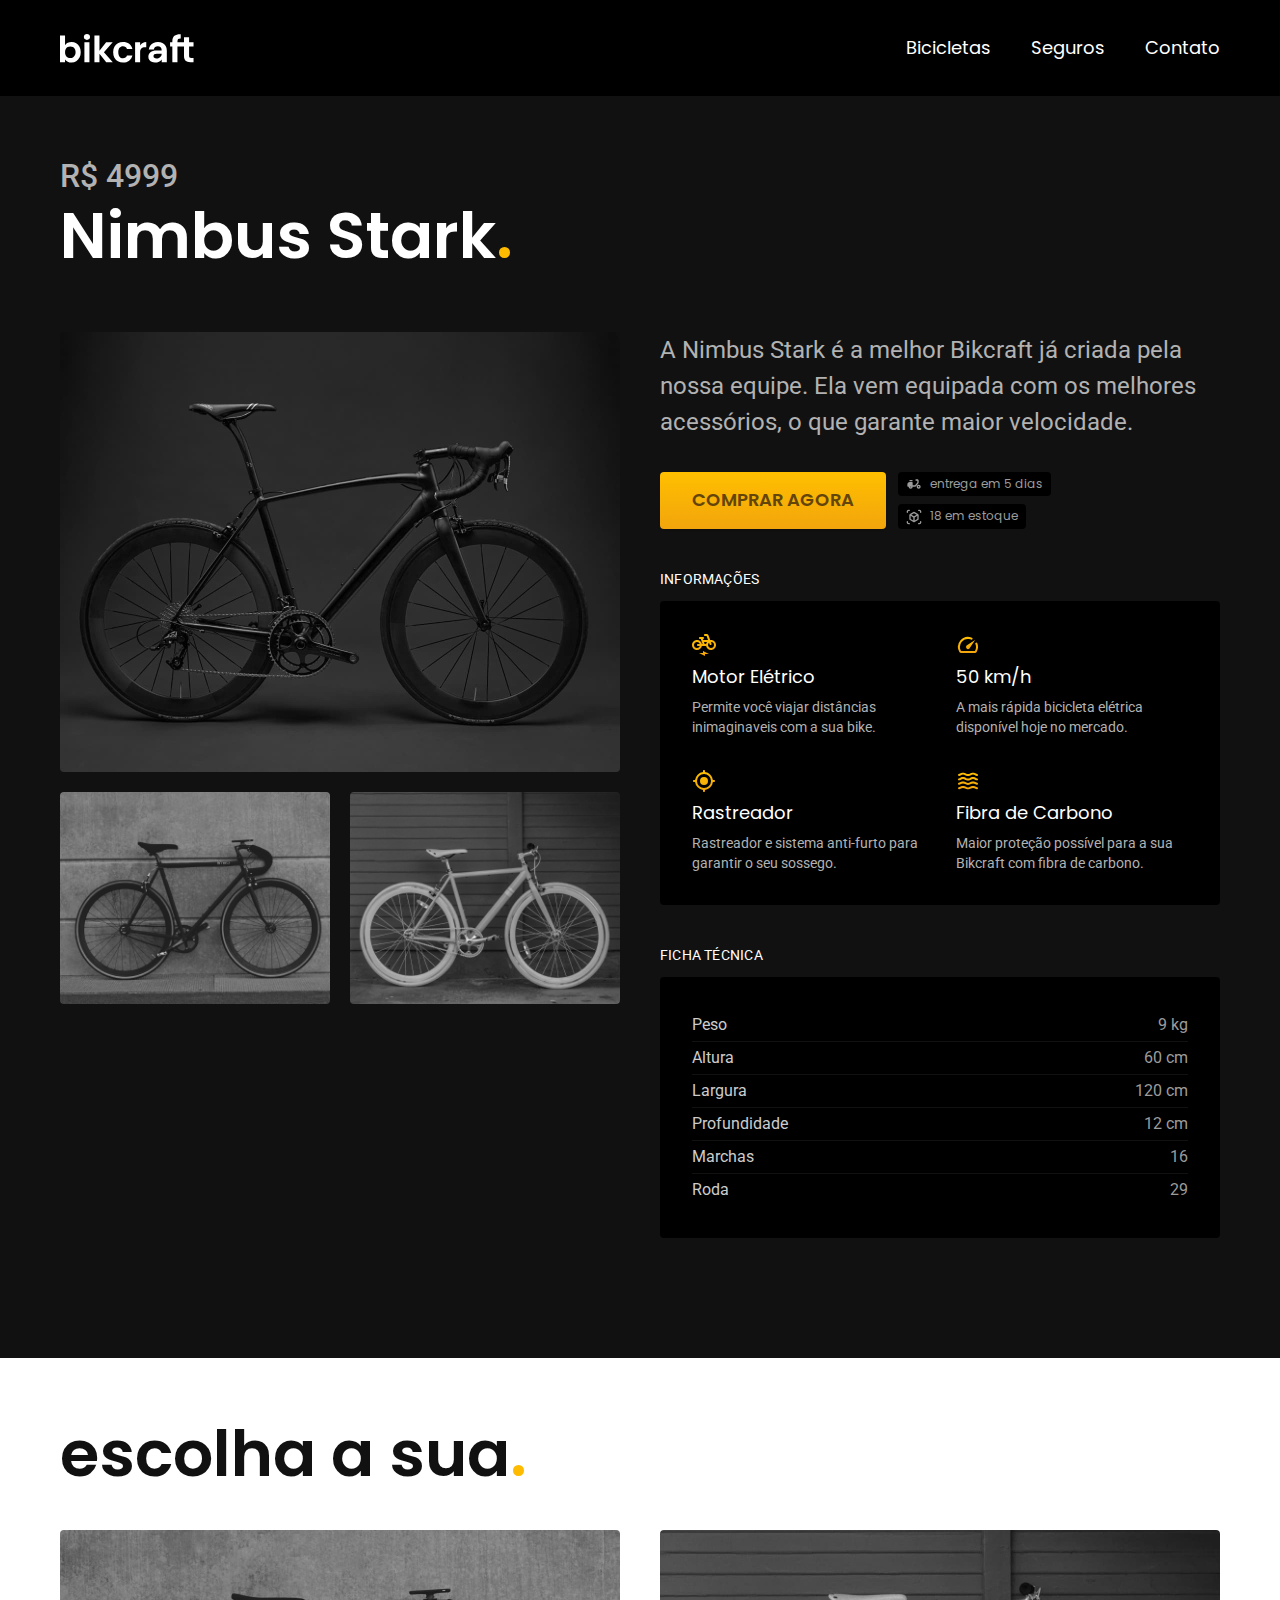
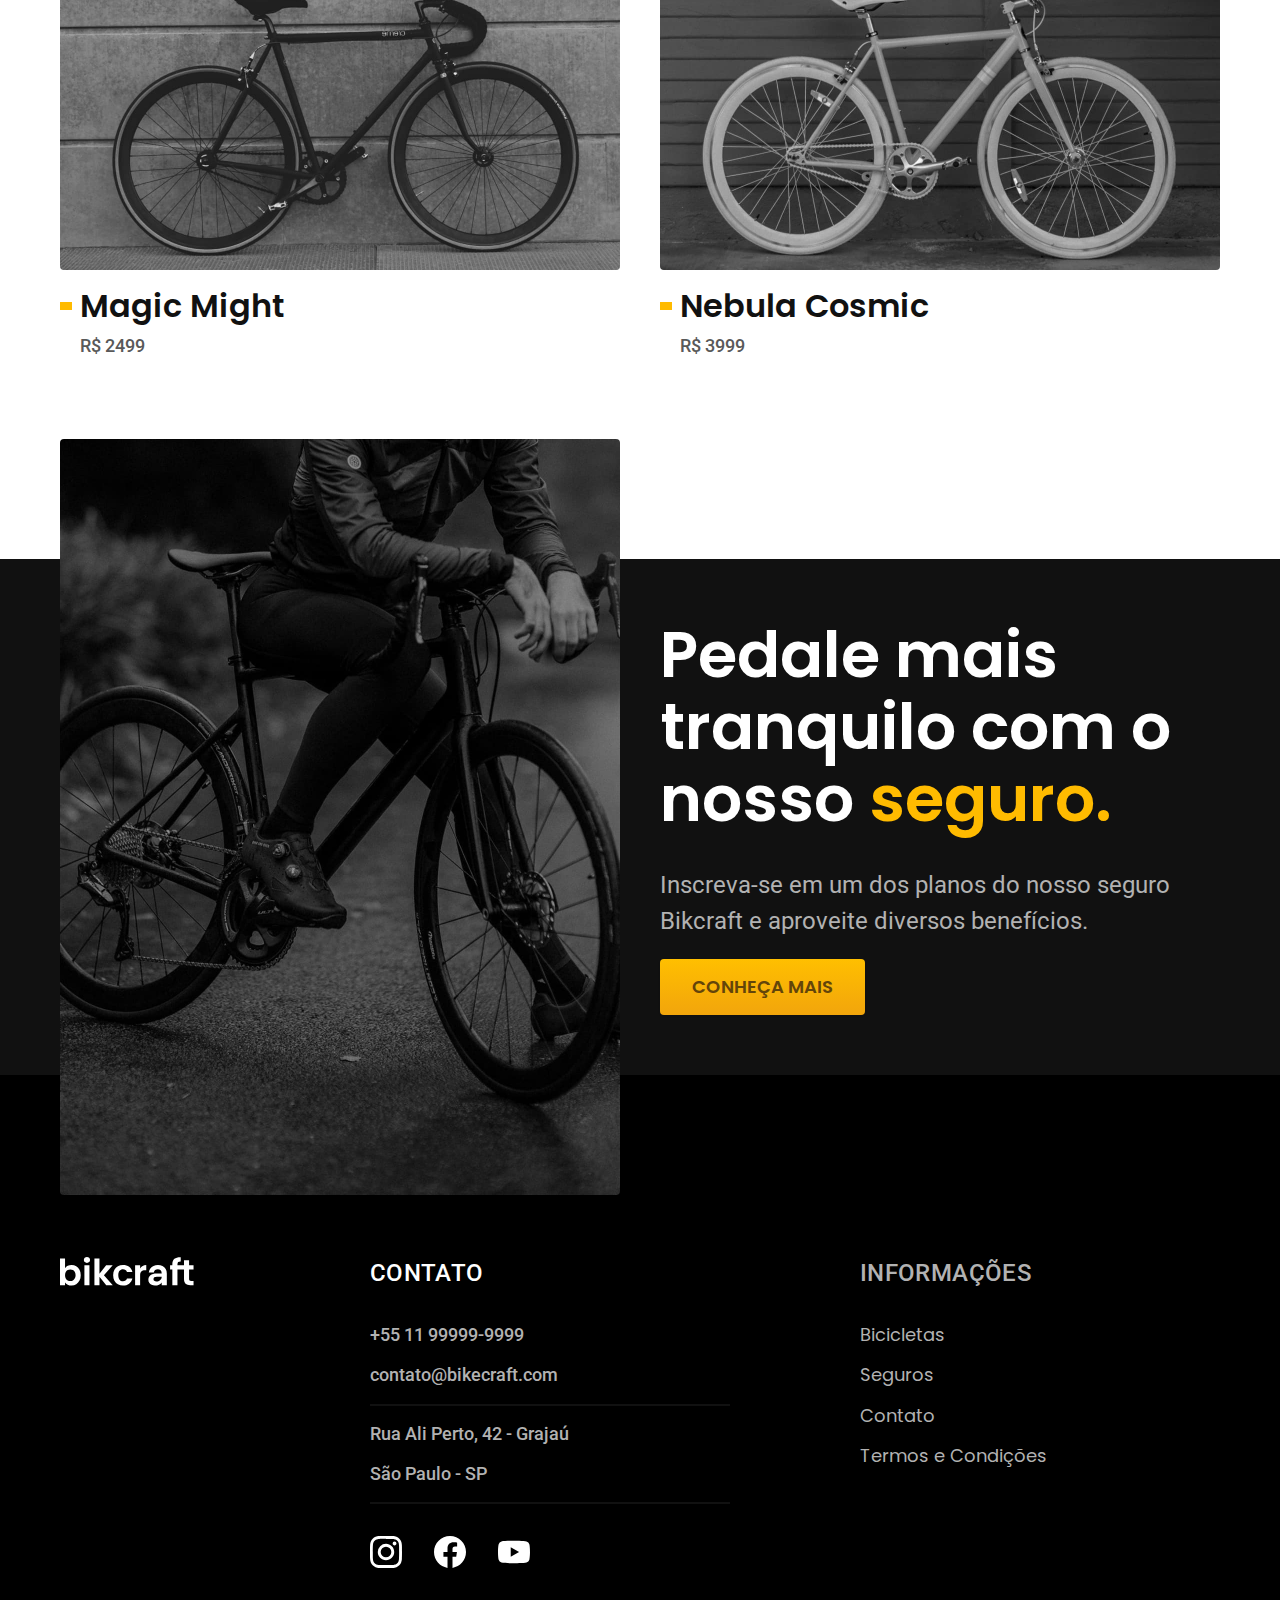
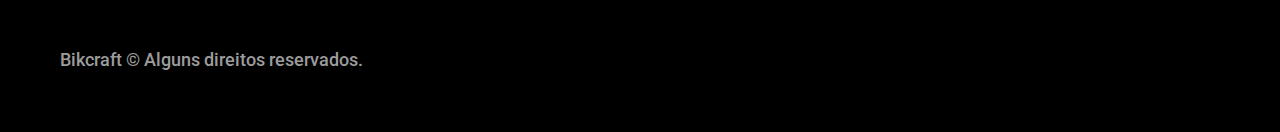
<file: bicicletas/nimbus.html>
<!DOCTYPE html>
<html>
  <head>
    <meta charset="UTF-8" />
    <meta name="viewport" content="width=device-width, initial-scale=1.0" />

    <title>Nimbus | Bikcraft</title>
    <meta name="description" content="Termos e Condições." />

    <link rel="icon" href="../favicon.svg" type="image/svg+xml" />
    <link
      rel="stylesheet"
      href="../style/style.min.css
  "
    />

    <link rel="preconnect" href="https://fonts.googleapis.com" />
    <link rel="preconnect" href="https://fonts.gstatic.com" crossorigin />
    <link
      href="https://fonts.googleapis.com/css2?family=Merriweather:ital,wght@1,900&family=Poppins:ital,wght@0,600;1,400&family=Roboto:wght@400;500&display=swap"
      rel="stylesheet"
    />
    <script>
      document.documentElement.classList.add("js");
    </script>
  </head>

  <body id="bicicleta">
    <header class="header-bg">
      <div class="header container">
        <a href="./"><img src="../img/bikcraft.svg" alt="Bikcraft" /></a>
        <nav aria-label="primaria">
          <ul class="header-menu font-1-m cor-0">
            <li><a href="../bicicletas.html">Bicicletas</a></li>
            <li><a href="../seguros.html">Seguros</a></li>
            <li><a href="../contato.html">Contato</a></li>
          </ul>
        </nav>
      </div>
    </header>

    <main class="titulo-bg">
      <div>
        <div class="titulo container">
          <p class="font-2-xl cor-5">R$ 4999</p>
          <h1 class="font-1-xxl cor-0">
            Nimbus Stark<span class="cor-p1">.</span>
          </h1>
        </div>
        <div class="bicicleta container">
          <div class="bicicleta-imagens">
            <img src="../img/bicicleta/nimbus1.jpg" alt="Bicicleta preta" />
            <img src="../img/bicicleta/nimbus2.jpg" alt="Bicicleta preta" />
            <img src="../img/bicicleta/nimbus3.jpg" alt="Bicicleta preta" />
          </div>
          <div class="bicicleta-conteudo">
            <p class="font-2-l cor-5">
              A Nimbus Stark é a melhor Bikcraft já criada pela nossa equipe.
              Ela vem equipada com os melhores acessórios, o que garante maior
              velocidade.
            </p>
            <div class="bicicleta-comprar">
              <a
                class="botao"
                href="../orcamento.html?tipo=bikcraft&produto=nimbus"
                >comprar agora</a
              >
              <span class="font-1-xs cor-6"
                ><img src="../img/icones/entrega.svg" alt="" />entrega em 5
                dias</span
              >
              <span class="font-1-xs cor-6"
                ><img src="../img/icones/estoque.svg" alt="" />18 em
                estoque</span
              >
            </div>
            <h2 class="font-2-xs cor-0">Informações</h2>
            <ul class="bicicleta-informacoes">
              <li>
                <img src="../img/icones/eletrica.svg" alt="" />
                <h3 class="font-1-m cor-0">Motor Elétrico</h3>
                <p class="font-2-xs cor-5">
                  Permite você viajar distâncias inimaginaveis com a sua bike.
                </p>
              </li>
              <li>
                <img src="../img/icones/velocidade.svg" alt="" />
                <h3 class="font-1-m cor-0">50 km/h</h3>
                <p class="font-2-xs cor-5">
                  A mais rápida bicicleta elétrica disponível hoje no mercado.
                </p>
              </li>
              <li>
                <img src="../img/icones/rastreador.svg" alt="" />
                <h3 class="font-1-m cor-0">Rastreador</h3>
                <p class="font-2-xs cor-5">
                  Rastreador e sistema anti-furto para garantir o seu sossego.
                </p>
              </li>
              <li>
                <img src="../img/icones/carbono.svg" alt="" />
                <h3 class="font-1-m cor-0">Fibra de Carbono</h3>
                <p class="font-2-xs cor-5">
                  Maior proteção possível para a sua Bikcraft com fibra de
                  carbono.
                </p>
              </li>
            </ul>
            <h2 class="font-2-xs cor-0">Ficha Técnica</h2>
            <ul class="bicicleta-ficha font-2-s cor-4">
              <li>Peso <span>9 kg</span></li>
              <li>Altura <span>60 cm</span></li>
              <li>Largura <span>120 cm</span></li>
              <li>Profundidade <span>12 cm</span></li>
              <li>Marchas <span>16</span></li>
              <li>Roda <span>29</span></li>
            </ul>
          </div>
        </div>
      </div>
    </main>

    <article class="bicicletas-lista container">
      <h2 class="font-1-xxl">escolha a sua<span class="cor-p1">.</span></h2>

      <ul>
        <li>
          <a href="./magic.html">
            <img src="../img/bicicletas/magic.jpg" alt="Bicicleta Preta" />
            <h3 class="font-1-xl">Magic Might</h3>
            <span class="font-2-m cor-8">R$ 2499</span>
          </a>
        </li>
        <li>
          <a href="./nebula.html">
            <img src="../img/bicicletas/nebula.jpg" alt="Bicicleta Branca" />
            <h3 class="font-1-xl">Nebula Cosmic</h3>
            <span class="font-2-m cor-8">R$ 3999</span>
          </a>
        </li>
      </ul>
    </article>

    <article class="seguro-bg">
      <div class="seguro container">
        <div class="seguro-imagem">
          <img
            src="../img/fotos/seguros.jpg"
            alt="PEssoa parada em cima de uma bicicleta"
          />
        </div>

        <div class="seguro-conteudo">
          <h2 class="font-1-xxl cor-0">
            Pedale mais tranquilo com o nosso
            <span class="cor-p1">seguro.</span>
          </h2>
          <p class="font-2-l cor-5">
            Inscreva-se em um dos planos do nosso seguro Bikcraft e aproveite
            diversos benefícios.
          </p>
          <a class="botao" href="../seguros.html">conheça mais</a>
        </div>
      </div>
    </article>

    <footer class="footer-bg">
      <div class="footer container">
        <img src="../img/bikcraft.svg" alt="Bikcraft" />
        <div class="footer-contato">
          <h3 class="font-2-l-b cor-0">Contato</h3>
          <ul class="font-2-m cor-5">
            <li><a href="tel:+5511999999999">+55 11 99999-9999</a></li>
            <li>
              <a href="mailto:contato@bikecraft.com">contato@bikecraft.com</a>
            </li>
            <li>Rua Ali Perto, 42 - Grajaú</li>
            <li>São Paulo - SP</li>
          </ul>
          <div class="footer-redes">
            <a href="./">
              <img src="../img/redes/instagram.svg" alt="Instagram" />
            </a>
            <a href="./">
              <img src="../img/redes/facebook.svg" alt="Facebook" />
            </a>
            <a href="./">
              <img src="../img/redes/youtube.svg" alt="Youtube" />
            </a>
          </div>
        </div>
        <div class="footer-informacoes">
          <h3 class="font-2-l-b cor-5">Informações</h3>
          <nav>
            <ul class="font-1-m cor-5">
              <li><a href="../bicicletas.html">Bicicletas</a></li>
              <li><a href="../seguros.html">Seguros</a></li>
              <li><a href="../contato.html">Contato</a></li>
              <li><a href="../termos.html">Termos e Condições</a></li>
            </ul>
          </nav>
        </div>
        <p class="footer-copy font-2-m cor-6">
          Bikcraft © Alguns direitos reservados.
        </p>
      </div>
    </footer>
    <script src="../js/script.js"></script>
  </body>
</html>
</file>
<file: style/style.min.css>
body{font-family:Arial,Helvetica,sans-serif;color:var(--cor-11)}ul{padding:0;list-style:none}a{text-decoration:none;color:inherit}img{max-width:100%;height:auto;display:block}img[src$=jpg]{border-radius:4px}blockquote,body,dd,dt,h1,h2,h3,h4,p,ul{margin:0}.font-1-xs{font:400 0.75rem/1.35 Poppins,sans-serif}.font-2-xs{font:400 0.875rem/1.43 Roboto,sans-serif}.font-1-s{font:400 1rem/1.5 Poppins,sans-serif}.font-2-s{font:400 1rem/1.5 Roboto,sans-serif}.font-1-m,.font-1-m-b{font:400 1.125rem/1.35 Poppins,sans-serif}.font-1-m-b{font-weight:600}.font-2-m{font:500 1.125rem/1.35 Roboto,sans-serif}.font-1-l{font:400 1.5rem/1.5 Poppins,sans-serif}.font-2-l,.font-2-l-b{font:400 1.5rem/1.5 Roboto,sans-serif}.font-2-l-b{font-weight:500;letter-spacing:.015em;text-transform:uppercase}.font-1-xl{font:600 2rem/1.25 Poppins,sans-serif}.font-2-xl{font:500 2rem/1.25 Roboto,sans-serif}.font-1-xxl{font:600 4rem/1.125 Poppins,sans-serif}@media (max-width:1200px){.font-1-xxl{font-size:3rem}.font-2-l,.font-2-l-b{font-size:1.2rem}}@media (max-width:800px){.font-1-xxl{font-size:2rem}.font-1-xl,.font-2-xl{font-size:1.5rem}}:root{--cor-0:#ffffff;--cor-1:#f7f7f7;--cor-2:#ededed;--cor-3:#dedede;--cor-4:#cccccc;--cor-5:#b2b2b2;--cor-6:#9c9c9c;--cor-7:#717171;--cor-8:#595959;--cor-9:#404040;--cor-10:#2e2e2e;--cor-11:#111111;--cor-12:#000000;--cor-p1:#ffbb00;--cor-p2:#e4a30b;--cor-p3:#a66f00;--cor-p4:#664400;--cor-p5:#63450a}.cor-0{color:var(--cor-0)}.cor-1{color:var(--cor-1)}.cor-2{color:var(--cor-2)}.cor-3{color:var(--cor-3)}.cor-4{color:var(--cor-4)}.cor-5{color:var(--cor-5)}.cor-6{color:var(--cor-6)}.cor-7{color:var(--cor-7)}.cor-8{color:var(--cor-8)}.cor-9{color:var(--cor-9)}.cor-10{color:var(--cor-10)}.cor-11{color:var(--cor-11)}.cor-12{color:var(--cor-12)}.cor-p1{color:var(--cor-p1)}.js .fadeInDown{transform:translate3d(0,-20px,0)}.js .fadeInUp{transform:translate3d(0,20px,0)}.js .fadeInRight{transform:translate3d(20px,0,0)}.js .fadeInLeft{transform:translate3d(-20px,0,0)}.js [data-anime]{opacity:0}.js .anime{opacity:1;transform:none;transition:transform .8s,opacity .8s}.header-bg{background-color:var(--cor-12)}.header{display:flex;flex-wrap:wrap;justify-content:space-between;align-items:center;padding-top:20px;padding-bottom:20px}.header-menu{display:flex;gap:40px;flex-wrap:wrap}.header-menu a{display:inline-block;padding:16px 0;position:relative}.header-menu a::after{content:"";display:block;height:2px;width:0;margin-top:4px;background-color:var(--cor-0);position:absolute;transition:.5s}.header-menu a.ativo::after,.header-menu a:hover::after{width:100%}@media (max-width:800px){.header-menu{gap:20px}.header-menu a{background-color:var(--cor-11);padding:12px 16px;border-radius:4px}.header-menu a:hover{background-color:var(--cor-10)}.header-menu a:hover::after{display:none}}@media (max-width:600px){.header-menu{gap:12px}.header-menu a{padding:8px 12px;font-size:14px}}.footer-bg{background-color:var(--cor-12)}.footer{display:grid;grid-template-columns:3fr 5fr 4fr;gap:40px;padding-top:60px;padding-bottom:60px}.footer h3{margin-bottom:32px}.footer-contato ul{margin-bottom:32px}.footer li{margin-bottom:16px}.footer-contato li{position:relative}.footer-contato li:nth-child(2n):after{content:"";display:block;max-width:360px;height:2px;background-color:var(--cor-11);margin-top:16px}.footer-redes{display:flex;gap:32px}.footer a:hover{color:var(--cor-0)}.footer-copy{grid-column:1/-1;margin-top:40px}@media (max-width:800px){.footer>img{display:none}.footer{grid-template-columns:1fr 1fr;gap:60px}}@media (max-width:600px){.footer{grid-template-columns:1fr}.footer-copy{margin-top:0}}.container{box-sizing:border-box;padding-left:20px;padding-right:20px;max-width:1200px;margin-left:auto;margin-right:auto}.botao{display:inline-block;background:linear-gradient(#ffbf00,#f2a50c);text-transform:uppercase;color:var(--cor-p5);padding:16px 32px;border-radius:4px;box-shadow:0 1px 2px rgba(0,0,0,.1);font:600 1.125rem/1.35 Poppins,sans-serif;max-width:max-content;border:none;cursor:pointer}.botao:hover{background:linear-gradient(#ffb60d,#e59317)}.botao.secundario{background:var(--cor-10);color:var(--cor-2)}.botao.seta{display:flex;align-items:center}.botao.seta::after{content:"";display:inline-block;width:18px;height:10px;margin-left:12px;background:url(../img/icones/seta.svg);transition:.3s}.botao.seta:hover::after{transform:translateX(4px)}.botao.secundario:hover{background-color:var(--cor-9)}@media (max-width:600px){.botao{padding:12px 16px;font-size:1rem}}.link{display:inline-block;color:var(--cor-p1);font:500 1.5rem/1.5 Poppins,sans-serif;text-transform:uppercase;position:relative}.link::after{content:"";display:block;width:100%;height:4px;background-color:currentColor}.link:hover{color:var(--cor-0)}.titulo-bg{padding-top:60px;padding-bottom:60px;background-color:var(--cor-11)}.titulo p{margin-bottom:4px}@media (max-width:800px){.titulo-bg{padding-top:40px;padding-bottom:40px}.titulo p{font:1rem;text-transform:lowercase;font-weight:400}}.form{display:grid;grid-template-columns:1fr 1fr;gap:20px}.form label{display:block;font:400 1rem/1.5 Poppins,sans-serif;margin-bottom:4px}.form .col-2{grid-column:span 2}.form input[type=email],.form input[type=text],.form textarea{font:400 1rem/1.5 Roboto,sans-serif;background:var(--cor-1);border:1px solid var(--cor-2);padding:12px;border-radius:4px;width:100%;box-sizing:border-box}.form input[type=email]:focus,.form input[type=text]:focus,.form textarea:focus{outline:0;border-color:var(--cor-p1);background-color:var(--cor-0);box-shadow:0 0 0 #fea}@media (max-width:600px){.form{grid-template-columns:1fr}.form .col-2{grid-column:1}}.introducao-bg{background-color:var(--cor-12);box-shadow:inset 0 -120px var(--cor-0)}.introducao{display:grid;grid-template-columns:1fr 1fr;gap:0 40px}.introducao-conteudo{align-self:end;padding-bottom:200px}.introducao-imagem img{border-radius:4px;height:100%;width:100%;object-fit:cover}.introducao h1{margin-bottom:32px}.introducao p{margin-bottom:20px}@media (max-width:800px){.introducao-bg{background:var(--cor-11);padding-top:40px;box-shadow:inset 0 -60px}.introducao{grid-template-columns:1fr;gap:32px}.introducao-conteudo{padding-bottom:0}.introducao h1{margin-bottom:16px}.introducao img{height:300px;width:100%}}.tecnologia-bg{background-color:var(--cor-11);box-shadow:inset 0 80px var(--cor-0),inset 0 -80px var(--cor-0)}.tecnologia{display:grid;grid-template-columns:1fr 1fr;gap:40px}.tecnologia-imagem img{width:100%;height:100%;object-fit:cover;object-position:left}.tecnologia-conteudo{padding-top:160px;padding-bottom:160px}.tecnologia-conteudo>span{display:block;margin-bottom:20px}.tecnologia-conteudo h2{margin-bottom:32px}.tecnologia-conteudo>p{margin-bottom:20px}.tecnologia-conteudo a{margin-bottom:80px}.tecnologia-vantagens{display:flex;gap:40px}.tecnologia-vantagens h3{margin-bottom:8px;width:max-content}.tecnologia-vantagens img{width:24px;margin-bottom:8px}@media (max-width:800px){.tecnologia-bg{box-shadow:initial}.tecnologia{grid-template-columns:1fr}.tecnologia-conteudo{padding-top:60px;padding-bottom:60px}.tecnologia-imagem{display:none}.tecnologia a{margin-bottom:60px}}@media (max-width:600px){.tecnologia-vantagens{flex-direction:column}}.parceiros{padding-top:60px;padding-bottom:120px}.parceiros h2{margin-bottom:60px}.parceiros ul{padding:0 20px;max-width:1400px;margin:0 auto;display:grid;grid-template-columns:repeat(4,1fr)}.parceiros li{display:flex;padding:32px;border-left:2px solid var(--cor-2)}.parceiros img{margin:auto}.parceiros li:first-child,.parceiros li:nth-child(5){border-left:none}.parceiros li:nth-child(n+5){border-top:2px solid var(--cor-2)}@media (max-width:800px){.parceiros{padding-bottom:60px}.parceiros li{padding:20px}.parceiros h2{margin-bottom:20px}.parceiros ul{grid-template-columns:repeat(2,1fr)}.parceiros li:nth-child(n+3){border-top:2px solid var(--cor-2)}.parceiros li:nth-child(odd){border-left:none}}.depoimento{display:grid;grid-template-columns:1fr 1fr;background-color:var(--cor-p1);overflow:hidden}.depoimento img{width:100%;height:100%;object-fit:cover;border-radius:0}.depoimento-conteudo{align-self:end;padding:40px 40px 80px 80px}.depoimento-conteudo p{max-width:32ch;font-family:Merriweather,serif;font-style:italic;font-weight:900;margin-bottom:32px;position:relative}.depoimento p::after,.depoimento p::before{position:absolute;font-size:5rem;color:var(--cor-p2)}.depoimento p::before{content:"“";left:-50px;top:-20px}.depoimento p::after{content:"”"}@media (min-width:1200px){.depoimento img{max-height:520px}}@media (max-width:800px){.depoimento{grid-template-columns:1fr}.depoimento img{max-height:200px}.depoimento-conteudo{padding:40px 20px;justify-self:center}}.bicicletas-lista{padding-top:60px;padding-bottom:60px;margin-left:auto}.bicicletas-lista h2{margin-bottom:40px}.bicicletas-lista a{display:block}.bicicletas-lista ul{display:flex;gap:40px;padding:0 20px 20px 20px;max-width:1400px;margin:0 auto;overflow-x:auto}#bicicleta .bicicletas-lista ul{padding:0 0 20px 0}.bicicletas-lista li{min-width:280px}.bicicletas-lista img{margin-bottom:16px}.bicicletas-lista h3{margin-bottom:8px;display:flex;align-items:center}.bicicletas-lista h3::before{content:"";display:inline-block;height:8px;width:12px;margin-right:8px;transition:.3s;background-color:var(--cor-p1)}.bicicletas-lista a:hover h3::before{width:24px}.bicicletas-lista li span{padding-left:20px}@media (max-width:800px){.bicicletas-lista{padding-bottom:60px}.bicicletas-lista ul{gap:20px}}.bicicletas-bg{background-image:linear-gradient(to right,var(--cor-0) 30%,var(--cor-11) 0)}.bicicletas{display:grid;grid-template-columns:1fr 1fr;gap:40px;padding-top:60px;padding-bottom:60px}.bicicletas-imagem{display:grid}.bicicletas-imagem img{grid-area:1/1}.bicicletas-imagem span{grid-area:1/1;place-self:start end;margin-top:20px;display:inline-block;background-color:var(--cor-12);padding:8px 16px 8px 8px;border-radius:4px 0 0 4px}.bicicletas-conteudo{align-content:start;display:grid;grid-template-columns:1fr auto;align-content:start}.bicicletas-conteudo h2,.bicicletas-conteudo p{grid-column:1/-1}.bicicletas-conteudo h2{margin-bottom:20px}.bicicletas-conteudo h2::before{content:"";display:block;width:12px;height:8px;background-color:var(--cor-p1);margin-bottom:8px}.bicicletas-conteudo p{margin-bottom:32px}.bicicletas-conteudo a{place-self:end}.bicicletas-conteudo ul{display:grid;gap:16px}.bicicletas-conteudo li{display:flex;align-items:center;gap:8px}.bicicletas-conteudo img{width:24px}@media (max-width:800px){.bicicletas-bg{background:var(--cor-11)}.bicicletas{grid-template-columns:1fr;gap:20px;padding-top:40px;padding-bottom:40px}}@media (max-width:600px){.bicicletas-conteudo{grid-template-columns:1fr}.bicicletas-conteudo ul{font-size:1rem;grid-template-columns:1fr 1fr;margin-bottom:32px}.bicicletas-conteudo a{place-self:start}}#bicicleta .titulo p{text-transform:uppercase}.bicicleta{display:grid;grid-template-columns:1fr 1fr;align-items:start;gap:40px;padding-top:60px;padding-bottom:60px}.bicicleta-imagens{display:flex;flex-wrap:wrap;gap:20px}.bicicleta-imagens img{flex:1;min-width:200px}.bicicleta-imagens img:first-child{min-width:100%}.bicicleta-conteudo>p{margin-bottom:32px}.bicicleta-comprar{display:grid;grid-template-columns:max-content auto;align-items:center;justify-items:start;gap:8px 12px;margin-bottom:40px}.bicicleta-comprar a{grid-row:span 2}.bicicleta-comprar span{display:flex;align-items:center;background-color:var(--cor-12);padding:4px 8px;border-radius:4px;gap:8px}.bicicleta-conteudo h2{text-transform:uppercase;letter-spacing:.015em;margin-bottom:12px}.bicicleta-ficha,.bicicleta-informacoes{padding:32px;background-color:var(--cor-12);border-radius:4px}.bicicleta-informacoes{margin-bottom:40px;display:grid;grid-template-columns:1fr 1fr;gap:32px}.bicicleta-informacoes img{width:24px;margin-bottom:8px}.bicicleta-informacoes h3{margin-bottom:8px}.bicicleta-ficha li{padding:4px 0;display:flex;justify-content:space-between;position:relative}.bicicleta-ficha li:not(:last-child){border-bottom:1px solid var(--cor-11)}.bicicleta-ficha span{color:var(--cor-6)}@media (max-width:800px){.bicicleta{grid-template-columns:1fr;padding-top:40px;padding-bottom:40px}.bicicleta-imagens{grid-row:2}}@media (max-width:400px){.bicicleta-informacoes{grid-template-columns:1fr}.bicicleta-comprar{grid-template-columns:1fr}}.seguro-bg{background-color:var(--cor-11);box-shadow:inset 0 120px var(--cor-0),inset 0 -120px var(--cor-12)}.seguro{display:grid;grid-template-columns:1fr 1fr;gap:40px}.seguro-imagem img{object-fit:cover;width:100%;height:100%}.seguro-conteudo{padding-top:180px;padding-bottom:180px}.seguro h2{margin-bottom:32px}.seguro p{margin-bottom:20px}@media (max-width:800px){.seguro-bg{box-shadow:inset 0 -60px var(--cor-12)}.seguro{grid-template-columns:1fr}.seguro-imagem{grid-row:2}.seguro-conteudo{padding-top:40px;padding-bottom:0}}.seguros-bg{background-color:var(--cor-11)}.seguros{padding-top:60px;padding-bottom:60px;display:grid;grid-template-columns:1fr 1fr;gap:40px;align-items:center}#seguros .seguros{padding-top:0}.seguros h2{grid-column:1/-1}.seguros-item{background-color:var(--cor-12);padding:32px 32px 32px 60px;display:grid;grid-template-columns:1fr auto;border-radius:5px}.seguros-item h3{margin-bottom:40px}.seguros-item span{grid-column:2;display:block;text-align:right}.seguros-item ul{grid-column:1/-1;margin-bottom:32px}.seguros-item li{display:flex;align-items:center;position:relative}.seguros-item li+li{margin-top:20px}.seguros-item li::before{content:"";display:inline-block;width:13px;height:9px;background-image:url(../img/icones/lista.svg);position:absolute;left:-21px}.seguros-item a{grid-column:1/-1}@media (max-width:800px){.seguros{grid-template-columns:1fr}}.vantagens-bg{background-color:var(--cor-12)}.vantagens{padding-top:120px;padding-bottom:120px}.vantagens h2{margin-bottom:60px}.vantagens ul{display:grid;grid-template-columns:repeat(auto-fit,minmax(280px,max-content));gap:40px 80px}.vantagens h3,.vantagens img{margin-bottom:8px}@media (max-width:800px){.vantagens{padding-top:60px;padding-bottom:60px}.vantagens h2{gap:20px}}.perguntas{padding-top:120px;padding-bottom:120px}.perguntas h2{margin-bottom:60px}.perguntas dl>div{padding:20px;border-radius:4px}.perguntas dl>div:nth-child(odd){background-color:var(--cor-1)}.perguntas button{display:grid;grid-template-columns:auto 1fr auto;align-items:center;gap:8px;cursor:pointer;border:none;background:0 0;width:100%;text-align:left}.perguntas button::before{content:"";display:inline-block;width:12px;height:8px;background-color:var(--cor-p1)}.perguntas button::after{content:"";display:inline-block;width:14px;height:16px;background:url(../img/icones/seta-abrir.svg);background-repeat:no-repeat;transition:.4s}.perguntas button:hover::after,.perguntas button[aria-expanded=true]::after{transform:rotate(180deg)}.js .perguntas dd{display:none}.js .perguntas dd.ativa{display:block}.perguntas dd{padding-left:20px;padding-top:16px;max-width:80ch}@media (max-width:800px){.perguntas{margin-top:60px;margin-bottom:60px}.perguntas h2{margin-bottom:40px}}#orcamento{background:linear-gradient(var(--cor-11) 600px,var(--cor-1) 0)}.orcamento{display:grid;grid-template-columns:5fr 7fr;padding-bottom:120px}.orcamento h2{text-transform:uppercase;position:relative;display:flex;align-items:center}.orcamento h2::before{content:"";display:inline-block;width:4px;height:8px;background-color:var(--cor-p1);position:absolute;left:-12px}.orcamento-dados,.orcamento-produto{padding:60px;box-shadow:0 1px 2px rgba(0,0,0,.1)}.orcamento-produto{border-radius:5px 0 0 5px;background-color:var(--cor-12);display:grid;grid-template-columns:1fr 1fr;gap:20px;align-content:start}.orcamento-produto>*{grid-column:1/-1}.orcamento-produto>label{grid-column:initial}.orcamento-produto label{font:400 1rem/1.5 Poppins,sans-serif;color:var(--cor-4);background-color:var(--cor-10);border:1px solid var(--cor-10);padding:12px 16px;border-radius:4px;cursor:pointer;display:grid;grid-template-columns:auto 1fr auto;align-items:center}.orcamento-produto input:checked+label{background-color:var(--cor-0);color:var(--cor-11)}.orcamento-produto label::before{content:"";display:inline-block;box-sizing:border-box;width:12px;height:12px;border:1px solid var(--cor-6);border-radius:50%;margin-right:8px}.orcamento-produto label:hover{background-color:var(--cor-9);border-color:var(--cor-9)}.orcamento-produto input:focus+label{box-shadow:0 0 0 2px var(--cor-p1);border-color:var(--cor-12)}.orcamento-produto label span{display:none}.orcamento-produto input:checked+label span{display:initial}.orcamento-produto input:checked+label::before{border-color:var(--cor-7);box-shadow:inset 0 0 0 3px var(--cor-0),inset 0 0 0 6px var(--cor-7)}.orcamento-produto input{opacity:0;position:absolute;pointer-events:none}.orcamento-dados{border-radius:0 5px 5px 0;background-color:var(--cor-0)}.orcamento-conteudo{display:none}.orcamento-conteudo h2,.orcamento-dados h2:nth-of-type(n+2){margin-top:20px}#bikcraft:checked~#orcamento-bikcraft,#seguro:checked~#orcamento-seguro{display:grid;gap:20px}.orcamento-detalhes{display:none;background-color:var(--cor-0);grid-template-columns:1fr 1fr;padding:20px;border-radius:4px;align-items:center}.orcamento-detalhes li{display:flex;align-items:center;margin-bottom:8px}.orcamento-detalhes li img{width:16px;margin-right:8px}.orcamento-produto input:checked+label+.orcamento-detalhes{display:grid}@media (max-width:1200px){.orcamento-dados,.orcamento-produto{padding:32px}}@media (max-width:800px){.orcamento{grid-template-columns:1fr}.orcamento-produto{border-radius:5px 5px 0 0}.orcamento-dados{border-radius:0 0 5px 5px}}@media (max-width:400px){.orcamento-produto{grid-template-columns:1fr}}#contatos{background:linear-gradient(var(--cor-11) 600px,var(--cor-1) 0)}.contato{display:grid;grid-template-columns:5fr 7fr}.contato-dados,.contato-formulario{padding:60px;box-shadow:0 1px 2px rgba(0,0,0,.1)}.contato-dados{background-color:var(--cor-12);border-radius:5px 0 0 5px}.contato-formulario{background-color:var(--cor-0);border-radius:0 5px 5px 0}.contato-dados h2{margin-bottom:60px}.contato-endereco{margin-bottom:32px;padding-left:28px;background:url(../img/icones/local.svg) no-repeat 0 2px}.contato-endereco p{margin-bottom:8px}.contato-meios a{display:block;margin-bottom:8px;max-width:max-content;padding-left:28px}.contato-meios a:hover{color:var(--cor-0)}.contato-meios a:first-child{background:url(../img/icones/email.svg) no-repeat 0 2px}.contato-meios a:nth-child(2){margin-bottom:32px}.contato-meios a:last-child{background:url(../img/icones/telefone.svg) no-repeat 0 2px;margin-bottom:60px}.contato-redes{display:flex;padding-left:28px;gap:32px}@media (max-width:800px){.contato{grid-template-columns:1fr}.contato-dados,.contato-formulario{padding:20px}.contato-dados{border-radius:5px 5px 0 0}.contato-formulario{border-radius:0 0 5px 5px}.contato-dados h2,.contato-meios a:last-child{margin-bottom:32px}.contato-redes{margin-bottom:12px}}.lojas{display:grid;grid-template-columns:1fr 1fr;gap:0 40px;padding-top:120px;padding-bottom:120px}.lojas h2{grid-column:1/-1;margin-bottom:60px}.lojas img{border-radius:4px 4px 0 0}.lojas-item{border-radius:4px;background-color:var(--cor-0);box-shadow:0 1px 2px rgba(0,0,0,.1)}.lojas-conteudo{display:grid;grid-template-columns:1fr 1fr;gap:32px 16px;padding:32px}.lojas-conteudo h3,.lojas-tempo{grid-column:1/-1}.lojas-dados{display:grid;gap:8px;border-left:2px solid var(--cor-2);padding-left:12px}.lojas-tempo{display:flex;align-items:center;gap:8px}@media (max-width:800px){.lojas{gap:20px;padding-top:60px;padding-bottom:60px}.lojas h2{margin-bottom:32px}.lojas-conteudo{grid-template-columns:1fr}}@media (max-width:600px){.lojas{grid-template-columns:1fr}}.termos{padding-top:80px;padding-bottom:80px}.termos h2{font-weight:600;margin-bottom:20px}.termos h2:not(:first-child){margin-top:20px}.termos p{max-width:75ch;margin-bottom:24px}
</file>
